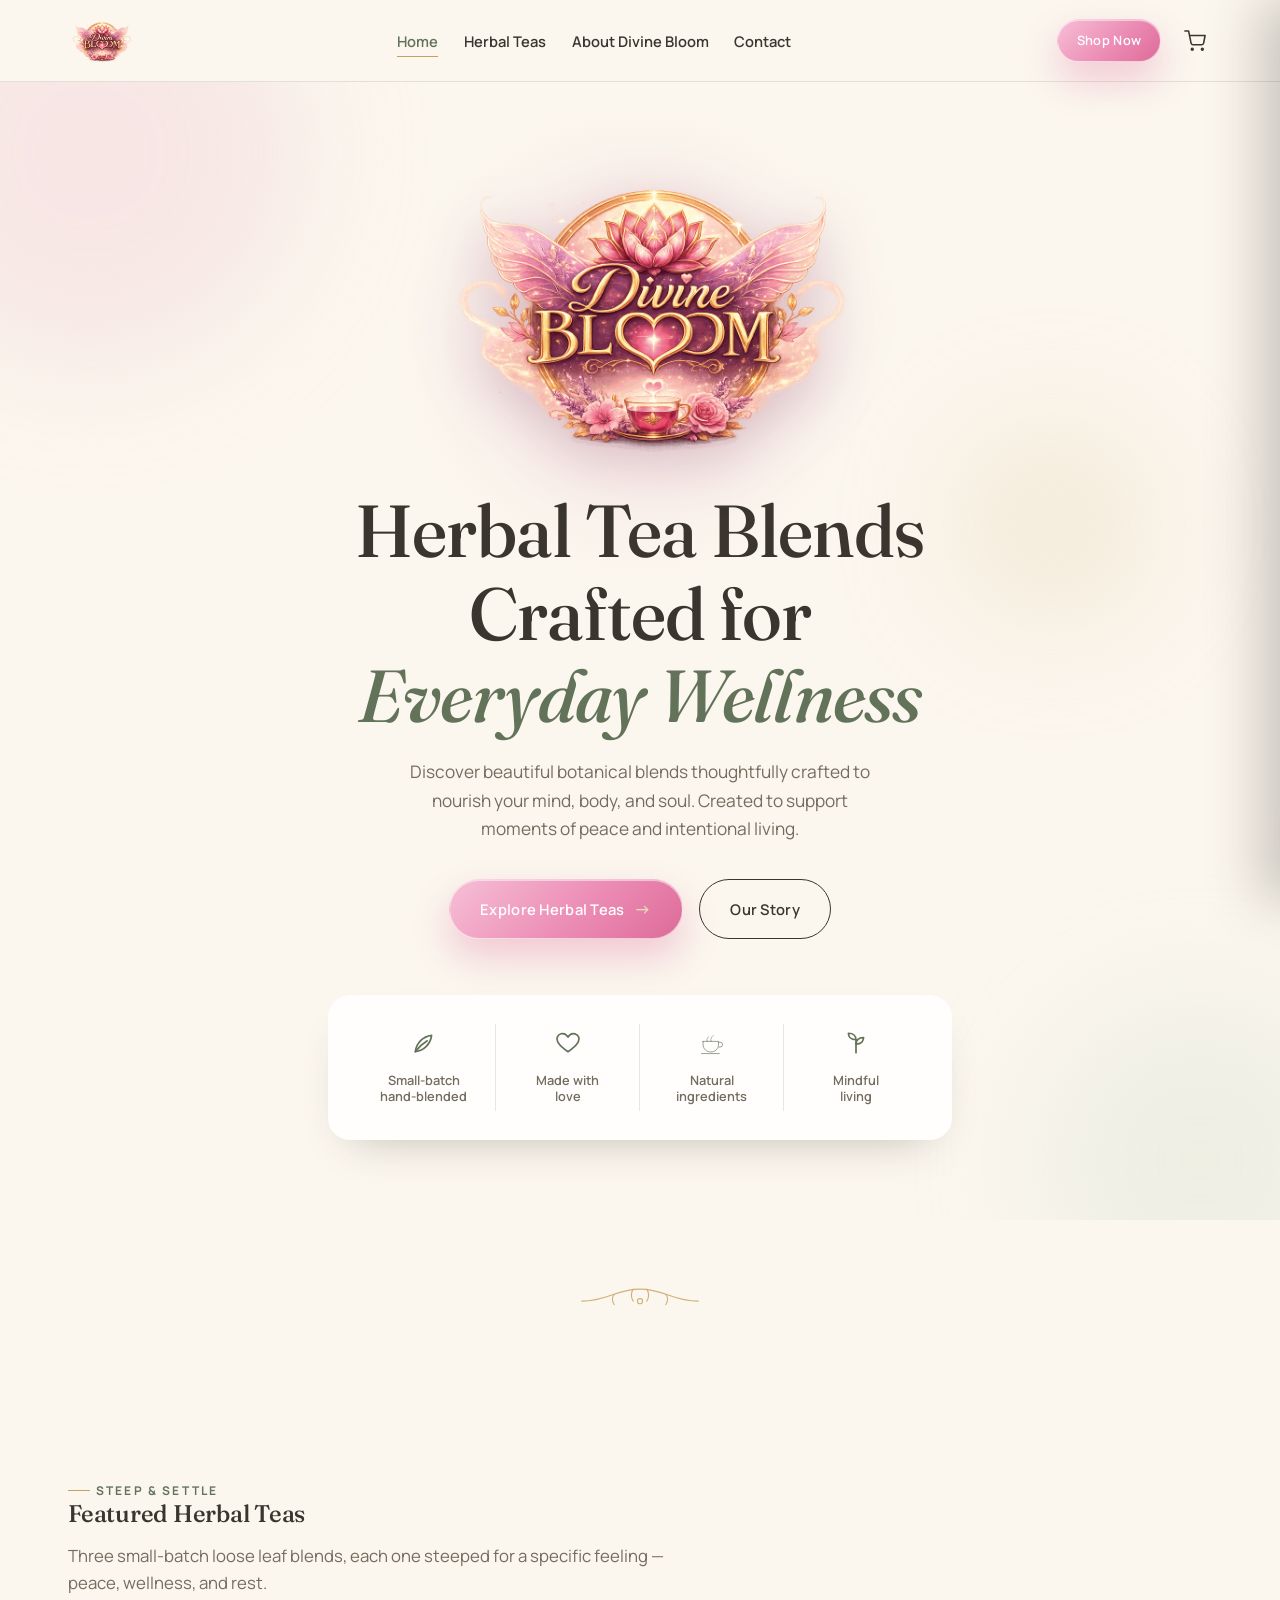
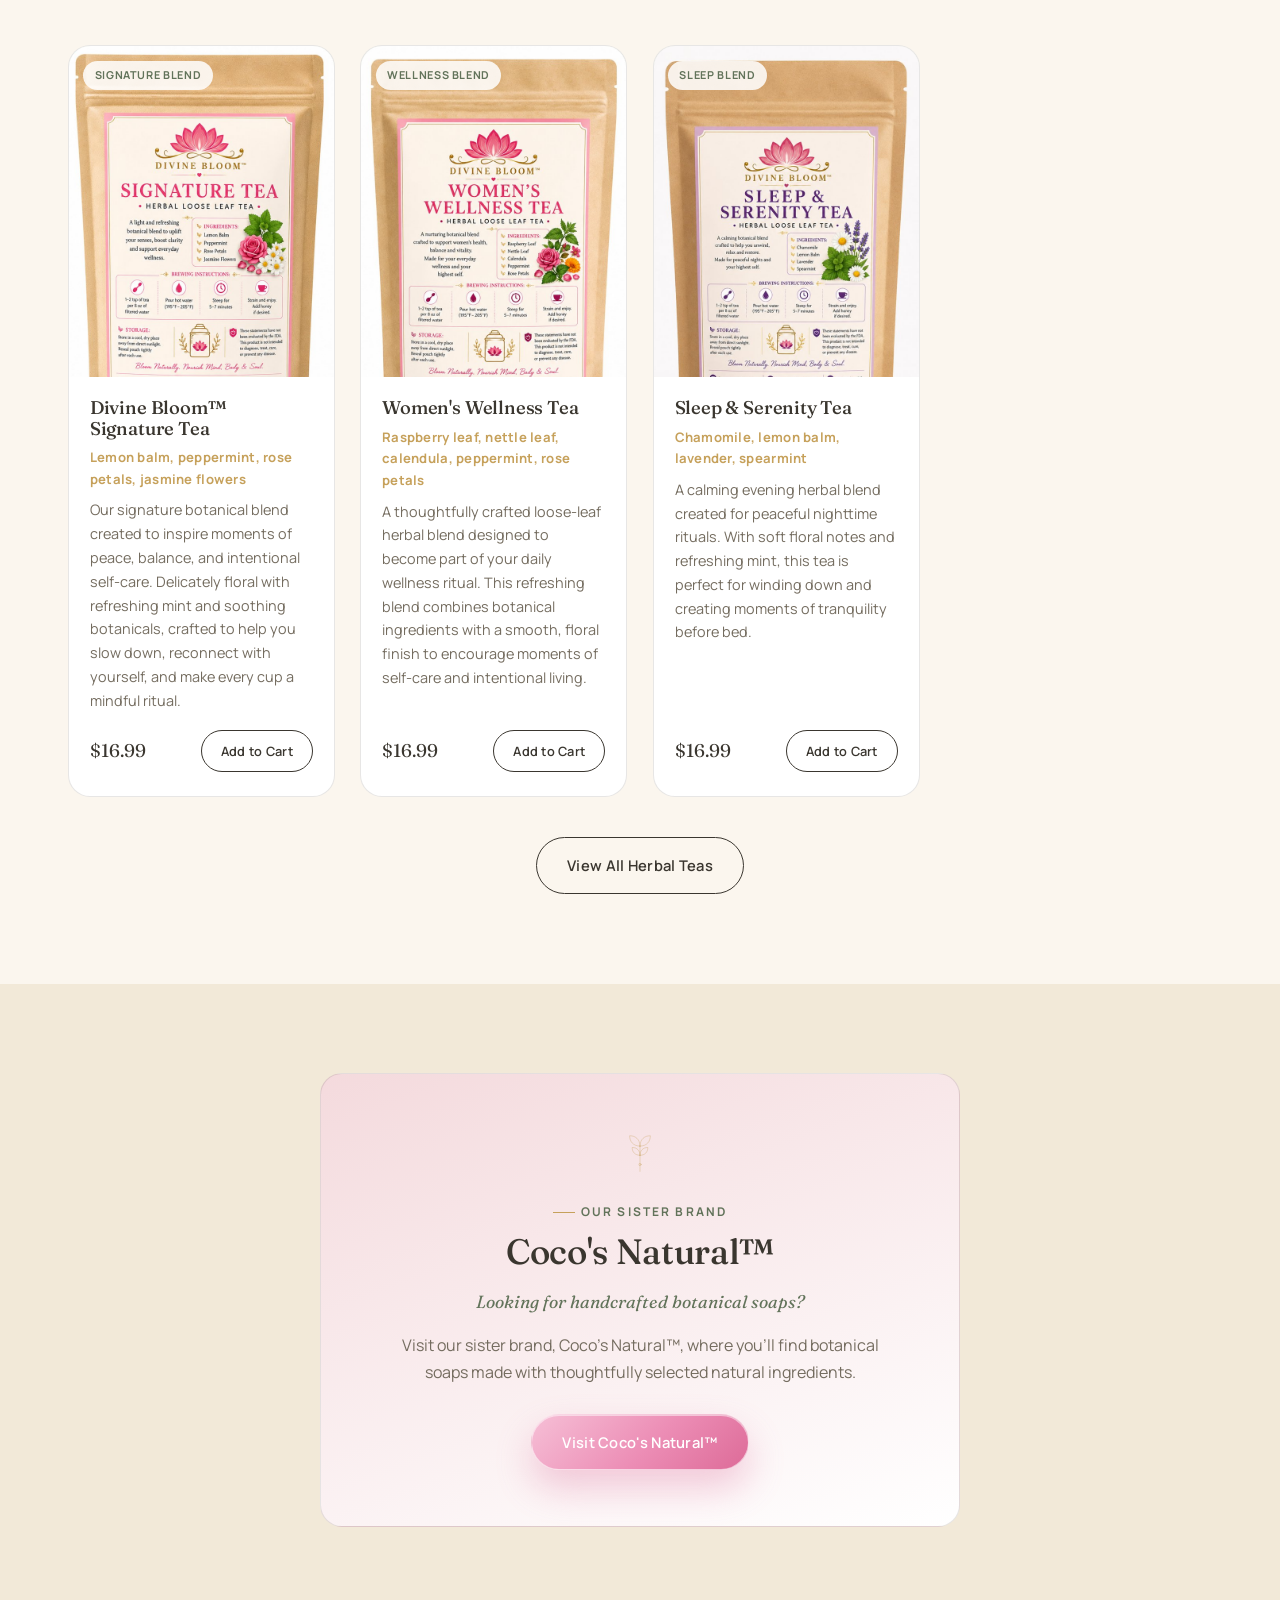
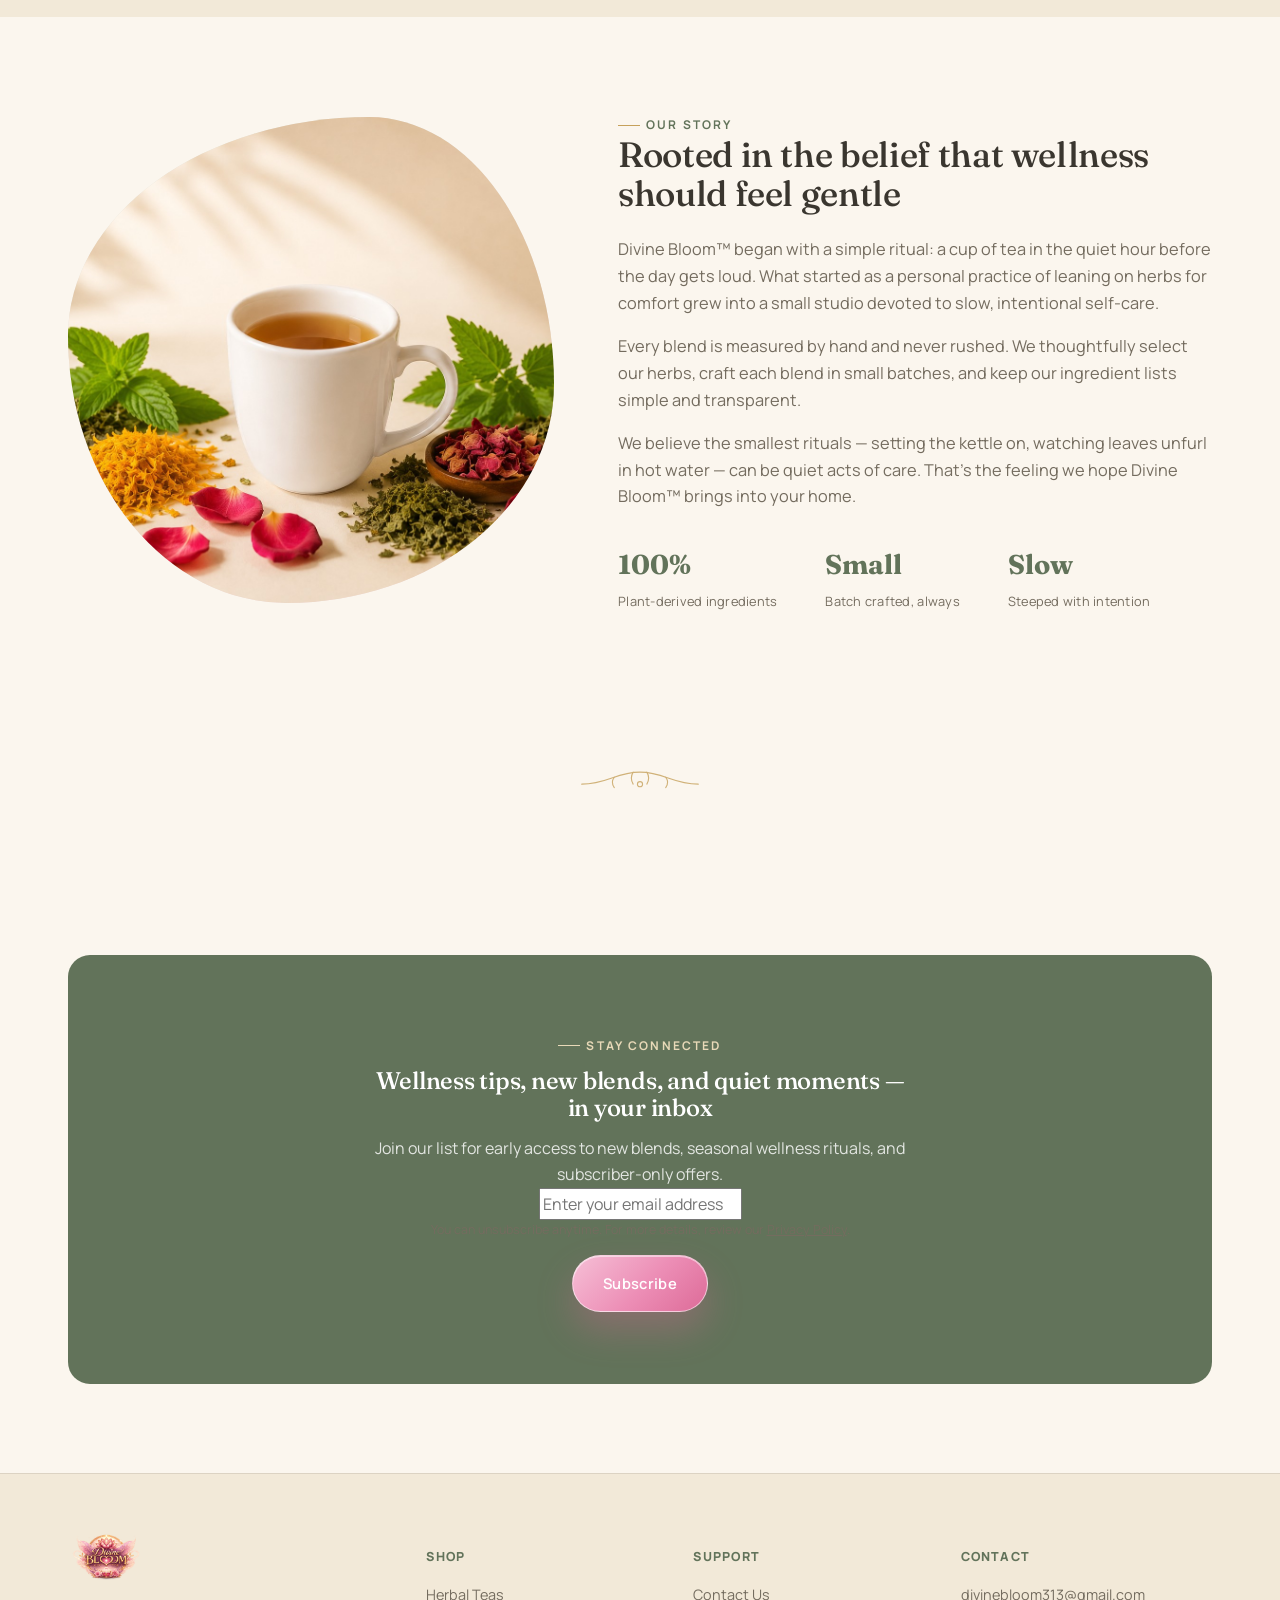
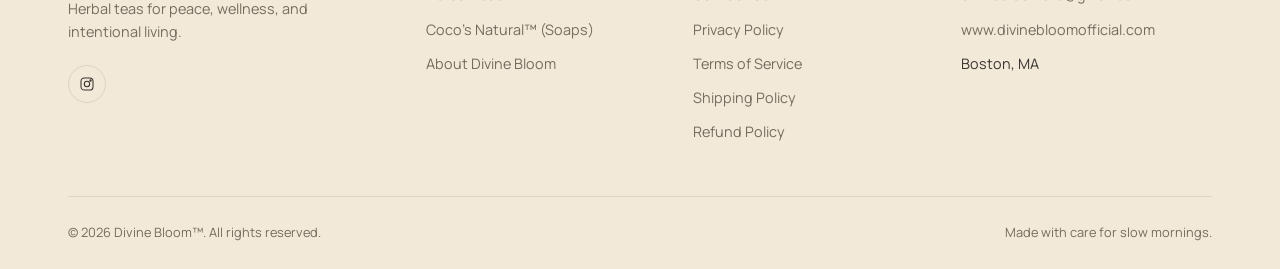
<file: index.html>
<!DOCTYPE html>
<html lang="en">
<head>
<meta charset="UTF-8">
<meta name="viewport" content="width=device-width, initial-scale=1.0">
<title>Divine Bloom™ | Herbal Teas for Intentional Living</title>
<meta name="description" content="Divine Bloom™ crafts premium herbal teas to support moments of peace, wellness, and intentional living. Shop small-batch loose leaf blends.">
<link rel="canonical" href="/index.html">
<meta property="og:title" content="Divine Bloom™ | Bloom Naturally. Nourish Mind, Body & Soul.">
<meta property="og:description" content="Premium herbal teas thoughtfully created to support moments of peace, wellness, and intentional living.">
<meta property="og:type" content="website">
<link rel="preconnect" href="https://fonts.googleapis.com">
<link rel="preconnect" href="https://fonts.gstatic.com" crossorigin>
<link href="https://fonts.googleapis.com/css2?family=Fraunces:ital,opsz,wght@0,9..144,400;0,9..144,500;0,9..144,600;1,9..144,500&family=Manrope:wght@400;500;600;700;800&display=swap" rel="stylesheet">
<link rel="stylesheet" href="style.css">
<!-- MailerLite Universal -->
<script>
    (function(w,d,e,u,f,l,n){w[f]=w[f]||function(){(w[f].q=w[f].q||[])
    .push(arguments);},l=d.createElement(e),l.async=1,l.src=u,
    n=d.getElementsByTagName(e)[0],n.parentNode.insertBefore(l,n);})
    (window,document,'script','https://assets.mailerlite.com/js/universal.js','ml');
    ml('account', '2581095');
</script>
<!-- End MailerLite Universal -->
</head>
<body>

<header class="site-header">
  <nav class="nav wrap">
    <a href="index.html" class="logo"><img src="divine-bloom-mark.png" alt="Divine Bloom™" class="logo-img"></a>
    <ul class="nav-links">
      <li><a href="index.html" aria-current="page">Home</a></li>
      <li><a href="teas.html">Herbal Teas</a></li>
      <li><a href="about.html">About Divine Bloom</a></li>
      <li><a href="contact.html">Contact</a></li>
    </ul>
    <div class="nav-cta">
      <a href="teas.html" class="btn btn-primary btn-small btn-small-hide">Shop Now</a>
      <button class="cart-toggle" type="button" aria-label="Open cart" data-cart-toggle>
        <svg viewBox="0 0 24 24" fill="none" stroke="currentColor" stroke-width="1.7" stroke-linecap="round" stroke-linejoin="round"><circle cx="9" cy="21" r="1"/><circle cx="20" cy="21" r="1"/><path d="M1 1h4l2.7 13.4a2 2 0 0 0 2 1.6h9.7a2 2 0 0 0 2-1.6L23 6H6"/></svg>
        <span class="cart-count" data-cart-count>0</span>
      </button>
      <button class="nav-toggle" aria-label="Toggle menu" aria-expanded="false">
        <span></span><span></span><span></span>
      </button>
    </div>
  </nav>
</header>

<main>

  <!-- ============ HERO ============ -->
  <section class="hero hero-centered">
    <div class="hero-blobs" aria-hidden="true"><span class="b1"></span><span class="b2"></span><span class="b3"></span></div>
    <div class="wrap">
      <div class="hero-halo" aria-hidden="true"></div>
      <img src="divine-bloom-mark.png" alt="Divine Bloom™" class="hero-logo-img">
      <h1>Herbal Tea Blends<br>Crafted for <em>Everyday Wellness</em></h1>
      <p class="sub">Discover beautiful botanical blends thoughtfully crafted to nourish your mind, body, and soul. Created to support moments of peace and intentional living.</p>
      <div class="hero-actions">
        <a href="teas.html" class="btn btn-primary">Explore Herbal Teas <span aria-hidden="true">&rarr;</span></a>
        <a href="about.html" class="btn btn-secondary">Our Story</a>
      </div>
      <div class="hero-features">
        <div class="hero-feature"><span data-icon="leaf"></span><span>Small-batch<br>hand-blended</span></div>
        <div class="hero-feature"><span data-icon="heart"></span><span>Made with<br>love</span></div>
        <div class="hero-feature"><span data-icon="leaf-teacup"></span><span>Natural<br>ingredients</span></div>
        <div class="hero-feature"><span data-icon="sprig-icon"></span><span>Mindful<br>living</span></div>
      </div>
    </div>
  </section>

  <div class="sprig-divider" aria-hidden="true"></div>

  <!-- ============ FEATURED TEAS ============ -->
  <section class="section" id="teas">
    <div class="wrap">
      <div class="section-head">
        <span class="eyebrow">Steep &amp; Settle</span>
        <h2>Featured Herbal Teas</h2>
        <p class="lede">Three small-batch loose leaf blends, each one steeped for a specific feeling — peace, wellness, and rest.</p>
      </div>
      <div class="product-grid" data-featured="teas">
        <!-- rendered by main.js -->
      </div>
      <div style="text-align:center; margin-top:2.5rem;">
        <a href="teas.html" class="btn btn-secondary">View All Herbal Teas</a>
      </div>
    </div>
  </section>

  <!-- ============ SISTER BRAND: COCO'S NATURAL ============ -->
  <section class="section bg-cream-deep" id="sister-brand">
    <div class="wrap">
      <div class="sister-brand reveal">
        <div class="sister-brand-icon" aria-hidden="true" data-icon="about-botanical"></div>
        <span class="eyebrow" style="justify-content:center;">Our Sister Brand</span>
        <h2>Coco's Natural™</h2>
        <p class="sister-brand-question">Looking for handcrafted botanical soaps?</p>
        <p>Visit our sister brand, Coco's Natural™, where you'll find botanical soaps made with thoughtfully selected natural ingredients.</p>
        <a href="https://cocosnatural.com" target="_blank" rel="noopener" class="btn btn-primary" data-coco-link>Visit Coco's Natural™</a>
      </div>
    </div>
  </section>

  <!-- ============ ABOUT ============ -->
  <section class="section about-section" id="about">
    <div class="wrap">
      <div class="about-visual" aria-hidden="true"><img src="about-tea-herbs.jpg" alt="" class="about-visual-img"></div>
      <div class="about-copy reveal">
        <span class="eyebrow">Our Story</span>
        <h2 class="step-h2" style="font-size:var(--step-h2);">Rooted in the belief that wellness should feel gentle</h2>
        <p>Divine Bloom™ began with a simple ritual: a cup of tea in the quiet hour before the day gets loud. What started as a personal practice of leaning on herbs for comfort grew into a small studio devoted to slow, intentional self-care.</p>
        <p>Every blend is measured by hand and never rushed. We thoughtfully select our herbs, craft each blend in small batches, and keep our ingredient lists simple and transparent.</p>
        <p>We believe the smallest rituals — setting the kettle on, watching leaves unfurl in hot water — can be quiet acts of care. That's the feeling we hope Divine Bloom™ brings into your home.</p>
        <div class="about-stats">
          <div><strong>100%</strong><span>Plant-derived ingredients</span></div>
          <div><strong>Small</strong><span>Batch crafted, always</span></div>
          <div><strong>Slow</strong><span>Steeped with intention</span></div>
        </div>
      </div>
    </div>
  </section>

  <div class="sprig-divider" aria-hidden="true"></div>

  <!-- ============ NEWSLETTER ============ -->
  <section class="section">
    <div class="wrap">
      <div class="newsletter reveal">
        <div class="wrap inner">
          <span class="eyebrow">Stay Connected</span>
          <h2>Wellness tips, new blends, and quiet moments — in your inbox</h2>
          <p>Join our list for early access to new blends, seasonal wellness rituals, and subscriber-only offers.</p>
          <div id="mlb2-44925403" class="ml-form-embedContainer ml-subscribe-form ml-subscribe-form-44925403">
            <div class="ml-form-align-center">
              <div class="ml-form-embedWrapper embedForm">
                <div class="ml-form-embedBody ml-form-embedBodyDefault row-form">
                  <form class="ml-block-form" action="https://assets.mailerlite.com/jsonp/2581095/forms/196073818054199283/subscribe" data-code="" method="post" target="_blank">
                    <div class="ml-form-formContent">
                      <div class="ml-form-fieldRow ml-last-item">
                        <div class="ml-field-group ml-field-email ml-validate-email ml-validate-required">
                          <input aria-label="email" aria-required="true" type="email" class="form-control" name="fields[email]" placeholder="Enter your email address" autocomplete="email">
                        </div>
                      </div>
                    </div>
                    <div class="ml-form-embedPermissions" style="">
                      <div class="ml-form-embedPermissionsContent default privacy-policy">
                        <p style="font-size:0.78rem; color:var(--ink-soft, #666); margin:0 0 0.9rem 0;">You can unsubscribe anytime. For more details, review our <a href="privacy.html" style="color:inherit; text-decoration:underline;">Privacy Policy</a>.</p>
                      </div>
                    </div>
                    <div class="ml-form-recaptcha ml-validate-required" style="float: left;">
                      <script src="https://www.google.com/recaptcha/api.js"></script>
                      <div class="g-recaptcha" data-sitekey="6Lf1KHQUAAAAAFNKEX1hdSWCS3mRMv4FlFaNslaD"></div>
                    </div>
                    <input type="hidden" name="ml-submit" value="1">
                    <div class="ml-form-embedSubmit">
                      <button type="submit" class="btn btn-primary primary">Subscribe</button>
                      <button disabled="disabled" style="display: none;" type="button" class="loading">
                        <div class="ml-form-embedSubmitLoad"></div>
                        <span class="sr-only">Loading...</span>
                      </button>
                    </div>
                    <input type="hidden" name="anticsrf" value="true">
                  </form>
                </div>
                <div class="ml-form-successBody row-success" style="display: none">
                  <div class="ml-form-successContent">
                    <h4>Thank you!</h4>
                    <p>You have successfully joined our subscriber list.</p>
                  </div>
                </div>
              </div>
            </div>
          </div>
          <script>
            function ml_webform_success_44925403() {
              var $ = ml_jQuery || jQuery;
              $('.ml-subscribe-form-44925403 .row-success').show();
              $('.ml-subscribe-form-44925403 .row-form').hide();
            }
          </script>
          <script src="https://groot.mailerlite.com/js/w/webforms.min.js?v83147fa8ce2d95cb73ece7f28b469519" type="text/javascript"></script>
          <script>
            fetch("https://assets.mailerlite.com/jsonp/2581095/forms/196073818054199283/takel")
          </script>
        </div>
      </div>
    </div>
  </section>

</main>

<footer class="site-footer">
  <div class="wrap">
    <div class="footer-grid">
      <div class="footer-brand">
        <a href="index.html" class="logo"><img src="divine-bloom-mark.png" alt="Divine Bloom™" class="logo-img"></a>
        <p>Herbal teas for peace, wellness, and intentional living.</p>
        <div class="footer-social">
          <a href="https://www.instagram.com/divine.bloom313" target="_blank" rel="noopener" aria-label="Divine Bloom on Instagram" data-icon="instagram"></a>
        </div>
      </div>
      <div class="footer-col">
        <h4>Shop</h4>
        <ul>
          <li><a href="teas.html">Herbal Teas</a></li>
          <li><a href="https://cocosnatural.com" target="_blank" rel="noopener" data-coco-link>Coco's Natural™ (Soaps)</a></li>
          <li><a href="about.html">About Divine Bloom</a></li>
        </ul>
      </div>
      <div class="footer-col">
        <h4>Support</h4>
        <ul>
          <li><a href="contact.html">Contact Us</a></li>
          <li><a href="privacy.html">Privacy Policy</a></li>
          <li><a href="terms.html">Terms of Service</a></li>
          <li><a href="shipping.html">Shipping Policy</a></li>
          <li><a href="refunds.html">Refund Policy</a></li>
        </ul>
      </div>
      <div class="footer-col">
        <h4>Contact</h4>
        <ul>
          <li><a href="mailto:divinebloom313@gmail.com">divinebloom313@gmail.com</a></li>
          <li><a href="https://www.divinebloomofficial.com" target="_blank" rel="noopener">www.divinebloomofficial.com</a></li>
          <li>Boston, MA</li>
        </ul>
      </div>
    </div>
    <div class="footer-bottom">
      <span>&copy; <span data-year></span> Divine Bloom™. All rights reserved.</span>
      <span>Made with care for slow mornings.</span>
    </div>
  </div>
</footer>

<div class="cart-overlay" data-cart-overlay></div>
<aside class="cart-drawer" data-cart-drawer aria-hidden="true">
  <div class="cart-drawer-head">
    <h3>Your Cart</h3>
    <button class="cart-close" type="button" data-cart-close aria-label="Close cart">&times;</button>
  </div>
  <div class="cart-items" data-cart-items></div>
  <div class="cart-footer" data-cart-footer>
    <div class="cart-subtotal"><span>Subtotal</span><span data-cart-subtotal>$0.00</span></div>
    <button class="btn btn-primary cart-checkout-btn" type="button" data-cart-checkout>Checkout</button>
    <p class="cart-note">Shipping &amp; taxes calculated at checkout.</p>
  </div>
</aside>

<script src="main.js"></script>
</body>
</html>
</file>
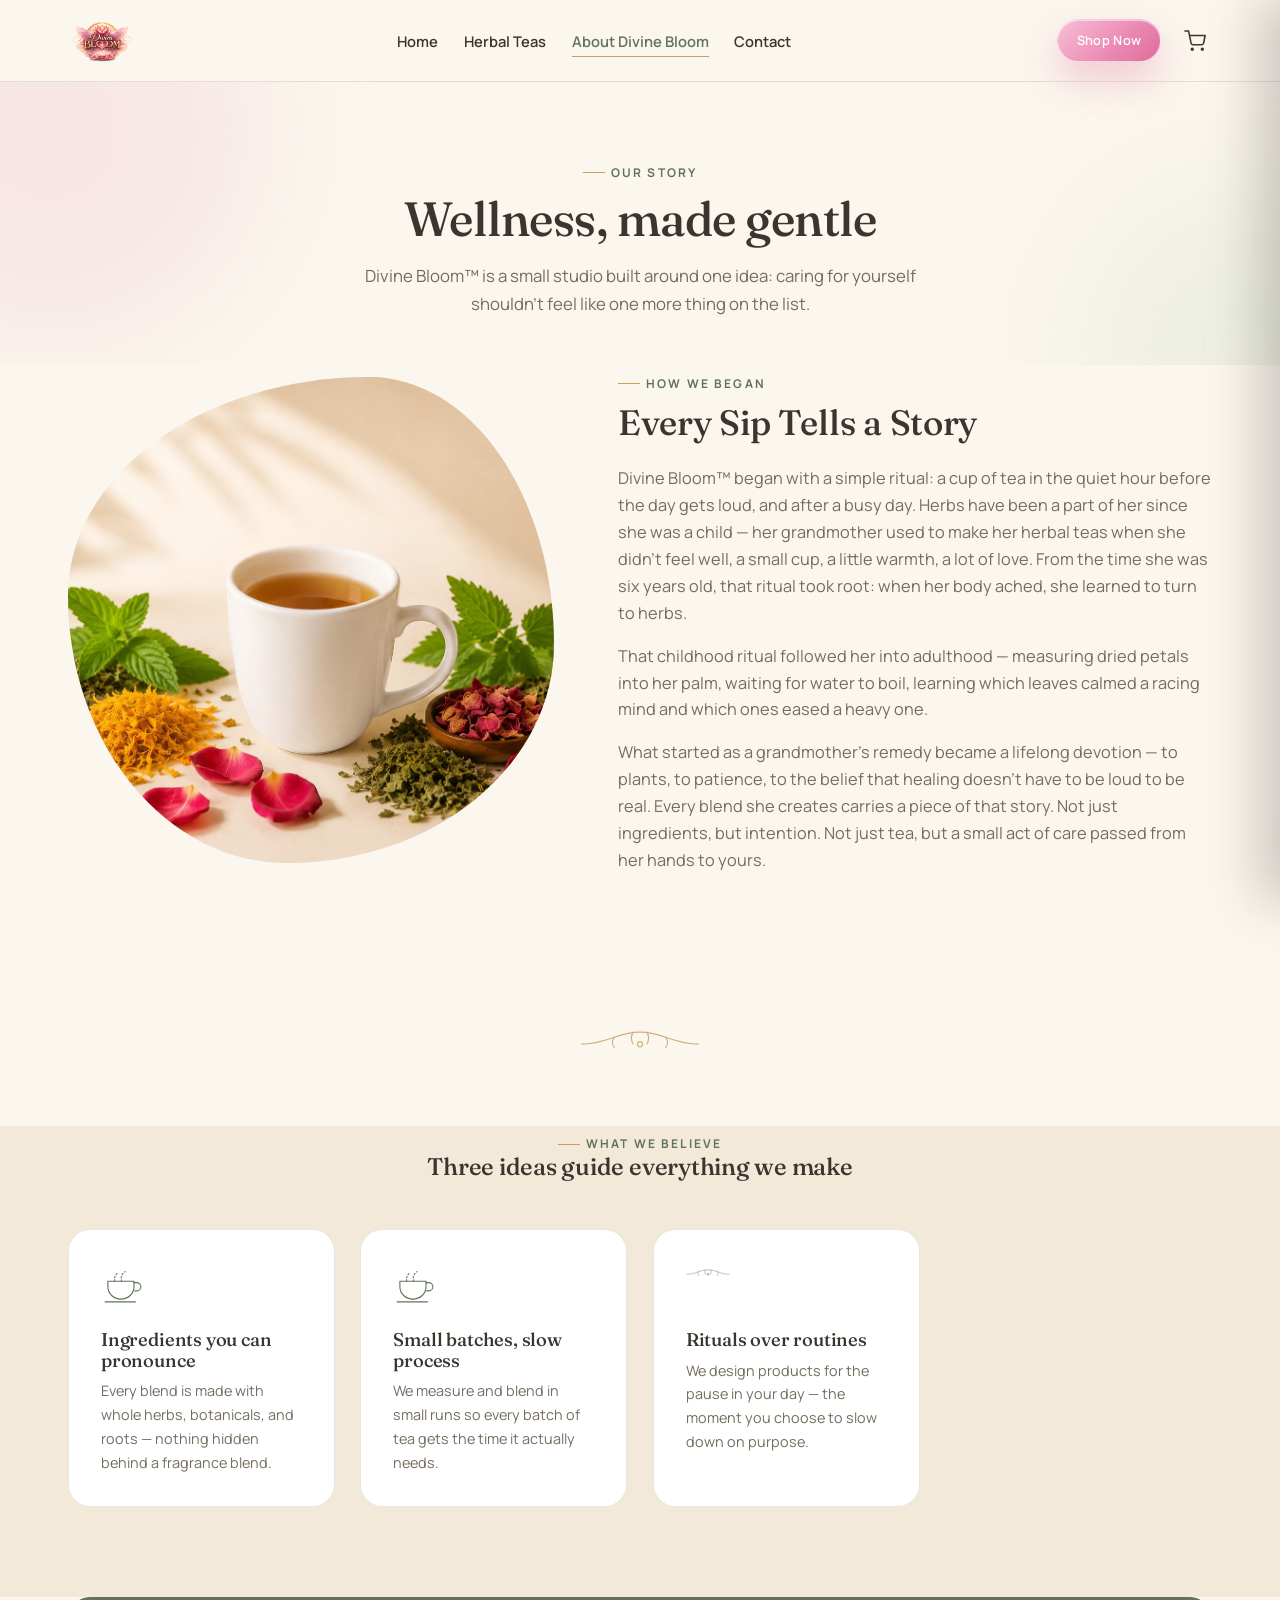
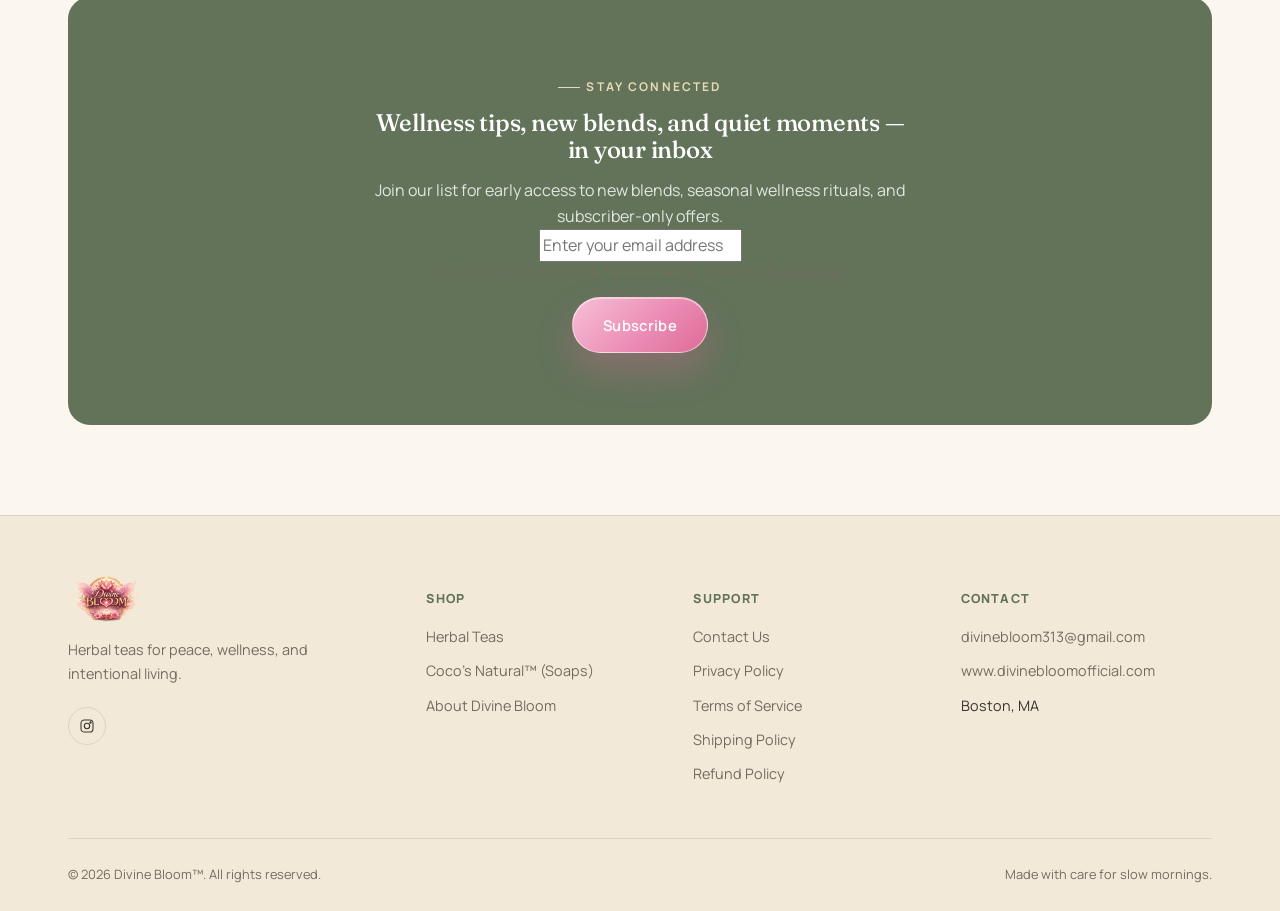
<file: about.html>
<!DOCTYPE html>
<html lang="en">
<head>
<meta charset="UTF-8">
<meta name="viewport" content="width=device-width, initial-scale=1.0">
<title>About Divine Bloom™ | Our Wellness Story</title>
<meta name="description" content="Learn the story behind Divine Bloom™ — a small studio devoted to herbal teas and slow, intentional self-care.">
<link rel="canonical" href="/about.html">
<link rel="preconnect" href="https://fonts.googleapis.com">
<link rel="preconnect" href="https://fonts.gstatic.com" crossorigin>
<link href="https://fonts.googleapis.com/css2?family=Fraunces:ital,opsz,wght@0,9..144,400;0,9..144,500;0,9..144,600;1,9..144,500&family=Manrope:wght@400;500;600;700;800&display=swap" rel="stylesheet">
<link rel="stylesheet" href="style.css">
<!-- MailerLite Universal -->
<script>
    (function(w,d,e,u,f,l,n){w[f]=w[f]||function(){(w[f].q=w[f].q||[])
    .push(arguments);},l=d.createElement(e),l.async=1,l.src=u,
    n=d.getElementsByTagName(e)[0],n.parentNode.insertBefore(l,n);})
    (window,document,'script','https://assets.mailerlite.com/js/universal.js','ml');
    ml('account', '2581095');
</script>
<!-- End MailerLite Universal -->
</head>
<body>

<header class="site-header">
  <nav class="nav wrap">
    <a href="index.html" class="logo"><img src="divine-bloom-mark.png" alt="Divine Bloom™" class="logo-img"></a>
    <ul class="nav-links">
      <li><a href="index.html">Home</a></li>
      <li><a href="teas.html">Herbal Teas</a></li>
      <li><a href="about.html" aria-current="page">About Divine Bloom</a></li>
      <li><a href="contact.html">Contact</a></li>
    </ul>
    <div class="nav-cta">
      <a href="teas.html" class="btn btn-primary btn-small btn-small-hide">Shop Now</a>
      <button class="cart-toggle" type="button" aria-label="Open cart" data-cart-toggle>
        <svg viewBox="0 0 24 24" fill="none" stroke="currentColor" stroke-width="1.7" stroke-linecap="round" stroke-linejoin="round"><circle cx="9" cy="21" r="1"/><circle cx="20" cy="21" r="1"/><path d="M1 1h4l2.7 13.4a2 2 0 0 0 2 1.6h9.7a2 2 0 0 0 2-1.6L23 6H6"/></svg>
        <span class="cart-count" data-cart-count>0</span>
      </button>
      <button class="nav-toggle" aria-label="Toggle menu" aria-expanded="false">
        <span></span><span></span><span></span>
      </button>
    </div>
  </nav>
</header>

<main>
  <section class="page-hero">
    <div class="hero-blobs" aria-hidden="true"><span class="b1" style="top:-160px; left:-160px;"></span><span class="b2" style="bottom:-140px; right:-120px;"></span></div>
    <div class="wrap">
      <span class="eyebrow" style="justify-content:center;">Our Story</span>
      <h1 style="font-size:var(--step-h1); margin-top:0.6rem;">Wellness, made gentle</h1>
      <p>Divine Bloom™ is a small studio built around one idea: caring for yourself shouldn't feel like one more thing on the list.</p>
    </div>
  </section>

  <section class="section about-section" style="padding-top:0;">
    <div class="wrap">
      <div class="about-visual" aria-hidden="true"><img src="about-tea-herbs.jpg" alt="" class="about-visual-img"></div>
      <div class="about-copy reveal">
        <span class="eyebrow">How We Began</span>
        <h2 style="font-size:var(--step-h2); margin-top:0.6rem;">Every Sip Tells a Story</h2>
        <p>Divine Bloom™ began with a simple ritual: a cup of tea in the quiet hour before the day gets loud, and after a busy day. Herbs have been a part of her since she was a child — her grandmother used to make her herbal teas when she didn't feel well, a small cup, a little warmth, a lot of love. From the time she was six years old, that ritual took root: when her body ached, she learned to turn to herbs.</p>
        <p>That childhood ritual followed her into adulthood — measuring dried petals into her palm, waiting for water to boil, learning which leaves calmed a racing mind and which ones eased a heavy one.</p>
        <p>What started as a grandmother's remedy became a lifelong devotion — to plants, to patience, to the belief that healing doesn't have to be loud to be real. Every blend she creates carries a piece of that story. Not just ingredients, but intention. Not just tea, but a small act of care passed from her hands to yours.</p>
      </div>
    </div>
  </section>

  <div class="sprig-divider" aria-hidden="true"></div>

  <section class="section bg-cream-deep" style="padding-top:0;">
    <div class="wrap">
      <div class="section-head center">
        <span class="eyebrow" style="justify-content:center;">What We Believe</span>
        <h2>Three ideas guide everything we make</h2>
      </div>
      <div class="product-grid">
        <div class="product-card reveal" style="border:1px solid var(--line);">
          <div class="product-body" style="padding:2rem;">
            <div style="width:44px;height:44px;color:var(--sage-deep);" data-icon="leaf-teacup"></div>
            <h3 style="margin-top:1rem;">Ingredients you can pronounce</h3>
            <p class="desc">Every blend is made with whole herbs, botanicals, and roots — nothing hidden behind a fragrance blend.</p>
          </div>
        </div>
        <div class="product-card reveal" style="border:1px solid var(--line);">
          <div class="product-body" style="padding:2rem;">
            <div style="width:44px;height:44px;color:var(--sage-deep);" data-icon="leaf-teacup"></div>
            <h3 style="margin-top:1rem;">Small batches, slow process</h3>
            <p class="desc">We measure and blend in small runs so every batch of tea gets the time it actually needs.</p>
          </div>
        </div>
        <div class="product-card reveal" style="border:1px solid var(--line);">
          <div class="product-body" style="padding:2rem;">
            <div style="width:44px;height:44px;color:var(--sage-deep);" data-icon="sprig"></div>
            <h3 style="margin-top:1rem;">Rituals over routines</h3>
            <p class="desc">We design products for the pause in your day — the moment you choose to slow down on purpose.</p>
          </div>
        </div>
      </div>
    </div>
  </section>

  <section class="section" style="padding-top:0;">
    <div class="wrap">
      <div class="newsletter reveal">
        <div class="wrap inner">
          <span class="eyebrow">Stay Connected</span>
          <h2>Wellness tips, new blends, and quiet moments — in your inbox</h2>
          <p>Join our list for early access to new blends, seasonal wellness rituals, and subscriber-only offers.</p>
          <div id="mlb2-44925403" class="ml-form-embedContainer ml-subscribe-form ml-subscribe-form-44925403">
            <div class="ml-form-align-center">
              <div class="ml-form-embedWrapper embedForm">
                <div class="ml-form-embedBody ml-form-embedBodyDefault row-form">
                  <form class="ml-block-form" action="https://assets.mailerlite.com/jsonp/2581095/forms/196073818054199283/subscribe" data-code="" method="post" target="_blank">
                    <div class="ml-form-formContent">
                      <div class="ml-form-fieldRow ml-last-item">
                        <div class="ml-field-group ml-field-email ml-validate-email ml-validate-required">
                          <input aria-label="email" aria-required="true" type="email" class="form-control" name="fields[email]" placeholder="Enter your email address" autocomplete="email">
                        </div>
                      </div>
                    </div>
                    <div class="ml-form-embedPermissions" style="">
                      <div class="ml-form-embedPermissionsContent default privacy-policy">
                        <p style="font-size:0.78rem; color:var(--ink-soft, #666); margin:0 0 0.9rem 0;">You can unsubscribe anytime. For more details, review our <a href="privacy.html" style="color:inherit; text-decoration:underline;">Privacy Policy</a>.</p>
                      </div>
                    </div>
                    <div class="ml-form-recaptcha ml-validate-required" style="float: left;">
                      <script src="https://www.google.com/recaptcha/api.js"></script>
                      <div class="g-recaptcha" data-sitekey="6Lf1KHQUAAAAAFNKEX1hdSWCS3mRMv4FlFaNslaD"></div>
                    </div>
                    <input type="hidden" name="ml-submit" value="1">
                    <div class="ml-form-embedSubmit">
                      <button type="submit" class="btn btn-primary primary">Subscribe</button>
                      <button disabled="disabled" style="display: none;" type="button" class="loading">
                        <div class="ml-form-embedSubmitLoad"></div>
                        <span class="sr-only">Loading...</span>
                      </button>
                    </div>
                    <input type="hidden" name="anticsrf" value="true">
                  </form>
                </div>
                <div class="ml-form-successBody row-success" style="display: none">
                  <div class="ml-form-successContent">
                    <h4>Thank you!</h4>
                    <p>You have successfully joined our subscriber list.</p>
                  </div>
                </div>
              </div>
            </div>
          </div>
          <script>
            function ml_webform_success_44925403() {
              var $ = ml_jQuery || jQuery;
              $('.ml-subscribe-form-44925403 .row-success').show();
              $('.ml-subscribe-form-44925403 .row-form').hide();
            }
          </script>
          <script src="https://groot.mailerlite.com/js/w/webforms.min.js?v83147fa8ce2d95cb73ece7f28b469519" type="text/javascript"></script>
          <script>
            fetch("https://assets.mailerlite.com/jsonp/2581095/forms/196073818054199283/takel")
          </script>
        </div>
      </div>
    </div>
  </section>
</main>

<footer class="site-footer">
  <div class="wrap">
    <div class="footer-grid">
      <div class="footer-brand">
        <a href="index.html" class="logo"><img src="divine-bloom-mark.png" alt="Divine Bloom™" class="logo-img"></a>
        <p>Herbal teas for peace, wellness, and intentional living.</p>
        <div class="footer-social">
          <a href="https://www.instagram.com/divine.bloom313" target="_blank" rel="noopener" aria-label="Divine Bloom on Instagram" data-icon="instagram"></a>
        </div>
      </div>
      <div class="footer-col">
        <h4>Shop</h4>
        <ul>
          <li><a href="teas.html">Herbal Teas</a></li>
          <li><a href="https://cocosnatural.com" target="_blank" rel="noopener" data-coco-link>Coco's Natural™ (Soaps)</a></li>
          <li><a href="about.html">About Divine Bloom</a></li>
        </ul>
      </div>
      <div class="footer-col">
        <h4>Support</h4>
        <ul>
          <li><a href="contact.html">Contact Us</a></li>
          <li><a href="privacy.html">Privacy Policy</a></li>
          <li><a href="terms.html">Terms of Service</a></li>
          <li><a href="shipping.html">Shipping Policy</a></li>
          <li><a href="refunds.html">Refund Policy</a></li>
        </ul>
      </div>
      <div class="footer-col">
        <h4>Contact</h4>
        <ul>
          <li><a href="mailto:divinebloom313@gmail.com">divinebloom313@gmail.com</a></li>
          <li><a href="https://www.divinebloomofficial.com" target="_blank" rel="noopener">www.divinebloomofficial.com</a></li>
          <li>Boston, MA</li>
        </ul>
      </div>
    </div>
    <div class="footer-bottom">
      <span>&copy; <span data-year></span> Divine Bloom™. All rights reserved.</span>
      <span>Made with care for slow mornings.</span>
    </div>
  </div>
</footer>

<div class="cart-overlay" data-cart-overlay></div>
<aside class="cart-drawer" data-cart-drawer aria-hidden="true">
  <div class="cart-drawer-head">
    <h3>Your Cart</h3>
    <button class="cart-close" type="button" data-cart-close aria-label="Close cart">&times;</button>
  </div>
  <div class="cart-items" data-cart-items></div>
  <div class="cart-footer" data-cart-footer>
    <div class="cart-subtotal"><span>Subtotal</span><span data-cart-subtotal>$0.00</span></div>
    <button class="btn btn-primary cart-checkout-btn" type="button" data-cart-checkout>Checkout</button>
    <p class="cart-note">Shipping &amp; taxes calculated at checkout.</p>
  </div>
</aside>

<script src="main.js"></script>
</body>
</html>
</file>
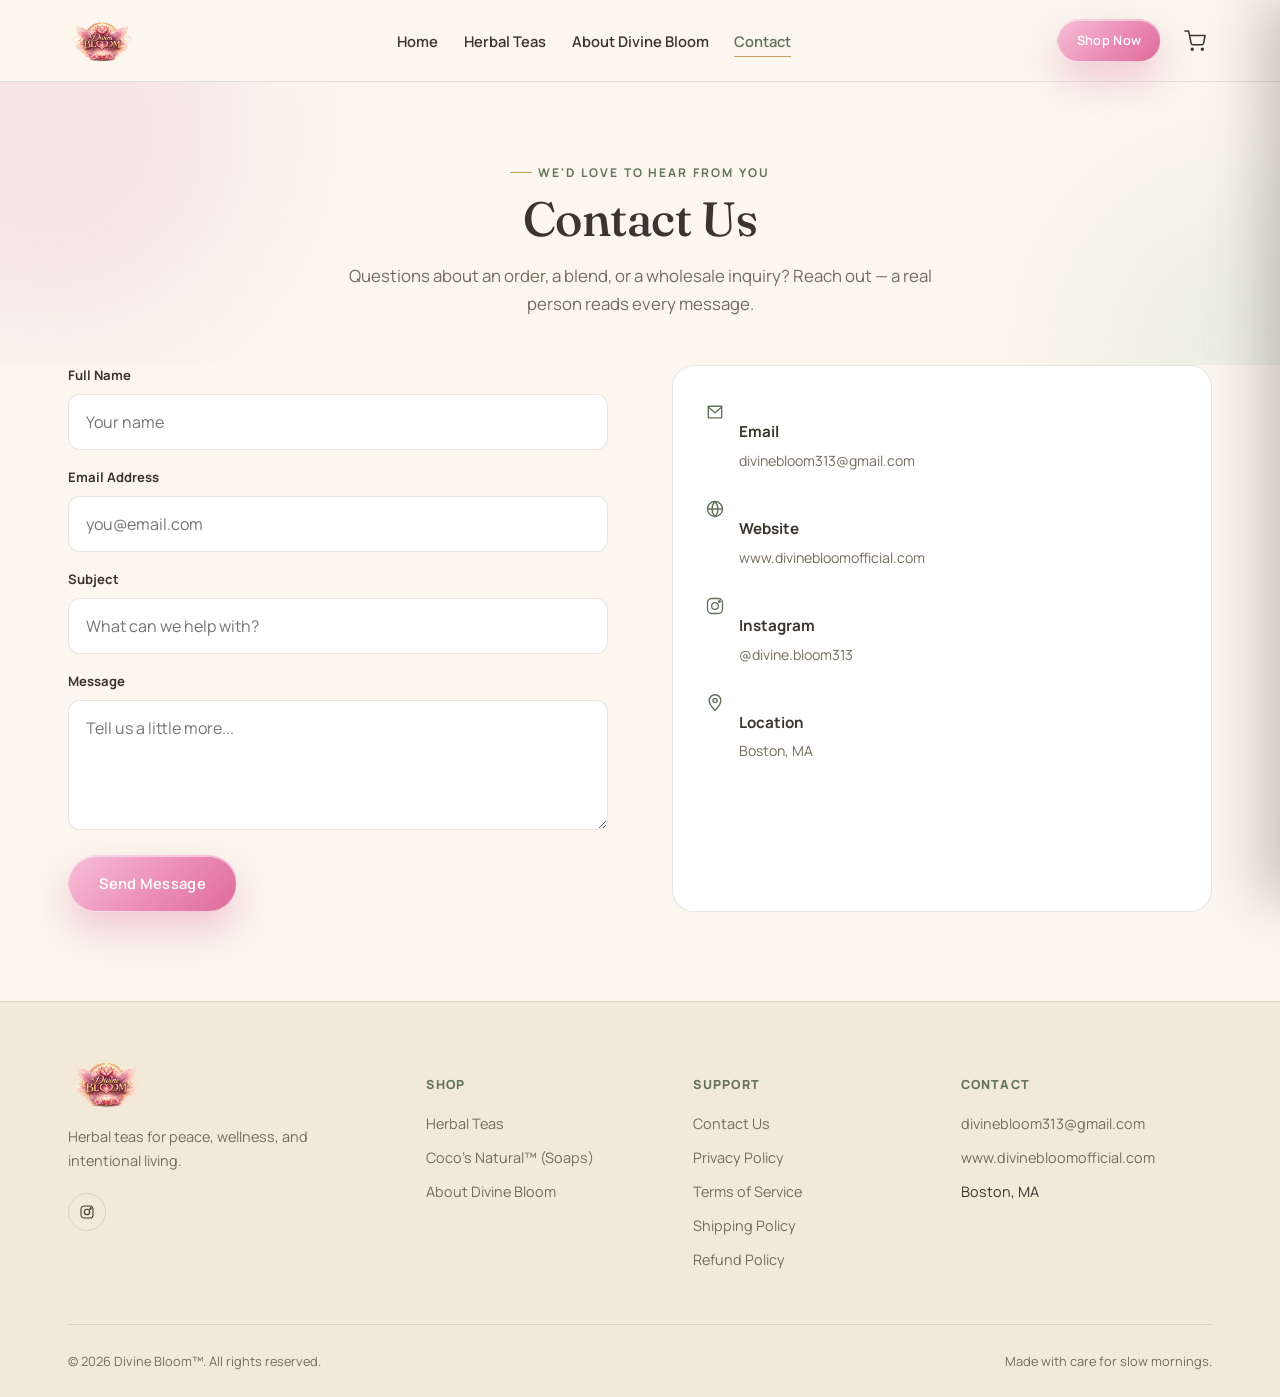
<file: contact.html>
<!DOCTYPE html>
<html lang="en">
<head>
<meta charset="UTF-8">
<meta name="viewport" content="width=device-width, initial-scale=1.0">
<title>Contact | Divine Bloom™</title>
<meta name="description" content="Get in touch with Divine Bloom™ for questions about herbal teas, wholesale, or your order.">
<link rel="canonical" href="/contact.html">
<link rel="preconnect" href="https://fonts.googleapis.com">
<link rel="preconnect" href="https://fonts.gstatic.com" crossorigin>
<link href="https://fonts.googleapis.com/css2?family=Fraunces:ital,opsz,wght@0,9..144,400;0,9..144,500;0,9..144,600;1,9..144,500&family=Manrope:wght@400;500;600;700;800&display=swap" rel="stylesheet">
<link rel="stylesheet" href="style.css">
<style>.form-success{display:none;margin-top:0.9rem;font-size:0.9rem;font-weight:700;color:var(--sage-deep);}.form-success.show{display:block;}.form-error{display:none;margin-top:0.9rem;font-size:0.9rem;font-weight:700;color:#b3261e;}.form-error.show{display:block;}</style>
</head>
<body>

<header class="site-header">
  <nav class="nav wrap">
    <a href="index.html" class="logo"><img src="divine-bloom-mark.png" alt="Divine Bloom™" class="logo-img"></a>
    <ul class="nav-links">
      <li><a href="index.html">Home</a></li>
      <li><a href="teas.html">Herbal Teas</a></li>
      <li><a href="about.html">About Divine Bloom</a></li>
      <li><a href="contact.html" aria-current="page">Contact</a></li>
    </ul>
    <div class="nav-cta">
      <a href="teas.html" class="btn btn-primary btn-small btn-small-hide">Shop Now</a>
      <button class="cart-toggle" type="button" aria-label="Open cart" data-cart-toggle>
        <svg viewBox="0 0 24 24" fill="none" stroke="currentColor" stroke-width="1.7" stroke-linecap="round" stroke-linejoin="round"><circle cx="9" cy="21" r="1"/><circle cx="20" cy="21" r="1"/><path d="M1 1h4l2.7 13.4a2 2 0 0 0 2 1.6h9.7a2 2 0 0 0 2-1.6L23 6H6"/></svg>
        <span class="cart-count" data-cart-count>0</span>
      </button>
      <button class="nav-toggle" aria-label="Toggle menu" aria-expanded="false">
        <span></span><span></span><span></span>
      </button>
    </div>
  </nav>
</header>

<main>
  <section class="page-hero">
    <div class="hero-blobs" aria-hidden="true"><span class="b1" style="top:-160px; left:-160px;"></span><span class="b2" style="bottom:-140px; right:-120px;"></span></div>
    <div class="wrap">
      <span class="eyebrow" style="justify-content:center;">We'd Love to Hear From You</span>
      <h1 style="font-size:var(--step-h1); margin-top:0.6rem;">Contact Us</h1>
      <p>Questions about an order, a blend, or a wholesale inquiry? Reach out — a real person reads every message.</p>
    </div>
  </section>

  <section class="section" style="padding-top:0;">
    <div class="wrap contact-grid">
      <form class="contact-form reveal" data-contact-form action="https://formspree.io/f/mrpzydbz" method="POST">
        <div class="field">
          <label for="name">Full Name</label>
          <input id="name" name="name" type="text" required placeholder="Your name">
        </div>
        <div class="field">
          <label for="email">Email Address</label>
          <input id="email" name="email" type="email" required placeholder="you@email.com">
        </div>
        <div class="field">
          <label for="subject">Subject</label>
          <input id="subject" name="subject" type="text" required placeholder="What can we help with?">
        </div>
        <div class="field">
          <label for="message">Message</label>
          <textarea id="message" name="message" required placeholder="Tell us a little more..."></textarea>
        </div>
        <button type="submit" class="btn btn-primary" style="align-self:flex-start;">Send Message</button>
        <p class="form-success" role="status">Thank you — your message has been received. We'll be in touch soon.</p>
        <p class="form-error" role="alert">Something went wrong sending your message. Please try again, or email us directly at divinebloom313@gmail.com.</p>
      </form>

      <div class="contact-info-card reveal">
        <div class="info-row">
          <div data-icon="mail" style="width:20px;height:20px;color:var(--sage-deep);"></div>
          <div>
            <h4>Email</h4>
            <a href="mailto:divinebloom313@gmail.com">divinebloom313@gmail.com</a>
          </div>
        </div>
        <div class="info-row">
          <div data-icon="globe" style="width:20px;height:20px;color:var(--sage-deep);"></div>
          <div>
            <h4>Website</h4>
            <a href="https://www.divinebloomofficial.com" target="_blank" rel="noopener">www.divinebloomofficial.com</a>
          </div>
        </div>
        <div class="info-row">
          <div data-icon="instagram" style="width:20px;height:20px;color:var(--sage-deep);"></div>
          <div>
            <h4>Instagram</h4>
            <a href="https://www.instagram.com/divine.bloom313" target="_blank" rel="noopener">@divine.bloom313</a>
          </div>
        </div>
        <div class="info-row">
          <div data-icon="pin" style="width:20px;height:20px;color:var(--sage-deep);"></div>
          <div>
            <h4>Location</h4>
            <p>Boston, MA</p>
          </div>
        </div>
      </div>
    </div>
  </section>
</main>

<footer class="site-footer">
  <div class="wrap">
    <div class="footer-grid">
      <div class="footer-brand">
        <a href="index.html" class="logo"><img src="divine-bloom-mark.png" alt="Divine Bloom™" class="logo-img"></a>
        <p>Herbal teas for peace, wellness, and intentional living.</p>
        <div class="footer-social">
          <a href="https://www.instagram.com/divine.bloom313" target="_blank" rel="noopener" aria-label="Divine Bloom on Instagram" data-icon="instagram"></a>
        </div>
      </div>
      <div class="footer-col">
        <h4>Shop</h4>
        <ul>
          <li><a href="teas.html">Herbal Teas</a></li>
          <li><a href="https://cocosnatural.com" target="_blank" rel="noopener" data-coco-link>Coco's Natural™ (Soaps)</a></li>
          <li><a href="about.html">About Divine Bloom</a></li>
        </ul>
      </div>
      <div class="footer-col">
        <h4>Support</h4>
        <ul>
          <li><a href="contact.html">Contact Us</a></li>
          <li><a href="privacy.html">Privacy Policy</a></li>
          <li><a href="terms.html">Terms of Service</a></li>
          <li><a href="shipping.html">Shipping Policy</a></li>
          <li><a href="refunds.html">Refund Policy</a></li>
        </ul>
      </div>
      <div class="footer-col">
        <h4>Contact</h4>
        <ul>
          <li><a href="mailto:divinebloom313@gmail.com">divinebloom313@gmail.com</a></li>
          <li><a href="https://www.divinebloomofficial.com" target="_blank" rel="noopener">www.divinebloomofficial.com</a></li>
          <li>Boston, MA</li>
        </ul>
      </div>
    </div>
    <div class="footer-bottom">
      <span>&copy; <span data-year></span> Divine Bloom™. All rights reserved.</span>
      <span>Made with care for slow mornings.</span>
    </div>
  </div>
</footer>

<div class="cart-overlay" data-cart-overlay></div>
<aside class="cart-drawer" data-cart-drawer aria-hidden="true">
  <div class="cart-drawer-head">
    <h3>Your Cart</h3>
    <button class="cart-close" type="button" data-cart-close aria-label="Close cart">&times;</button>
  </div>
  <div class="cart-items" data-cart-items></div>
  <div class="cart-footer" data-cart-footer>
    <div class="cart-subtotal"><span>Subtotal</span><span data-cart-subtotal>$0.00</span></div>
    <button class="btn btn-primary cart-checkout-btn" type="button" data-cart-checkout>Checkout</button>
    <p class="cart-note">Shipping &amp; taxes calculated at checkout.</p>
  </div>
</aside>

<script src="main.js"></script>
</body>
</html>
</file>
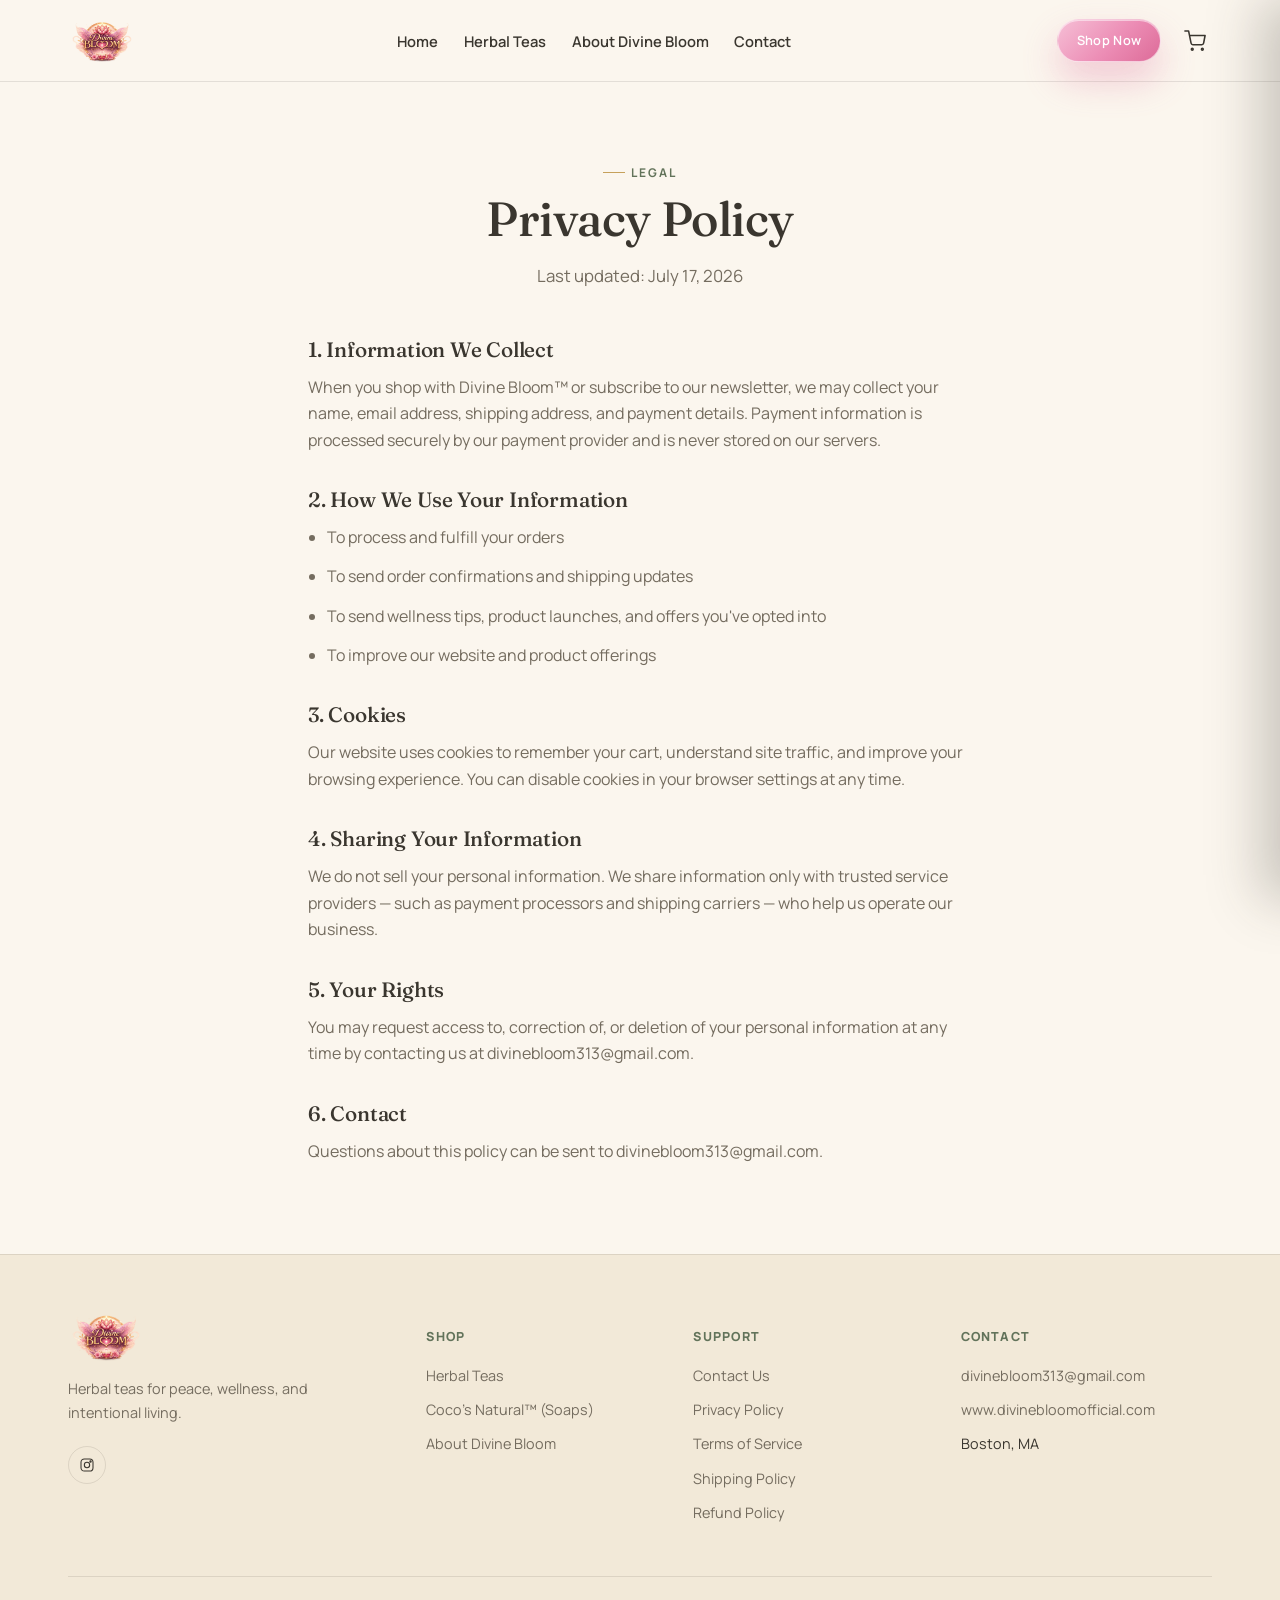
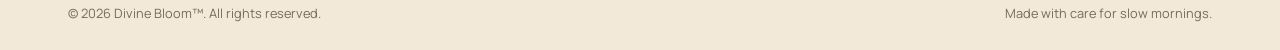
<file: privacy.html>
<!DOCTYPE html>
<html lang="en">
<head>
<meta charset="UTF-8">
<meta name="viewport" content="width=device-width, initial-scale=1.0">
<title>Privacy Policy | Divine Bloom™</title>
<meta name="description" content="Divine Bloom™ privacy policy — how we collect, use, and protect your information.">
<link rel="canonical" href="/privacy.html">
<link rel="preconnect" href="https://fonts.googleapis.com">
<link rel="preconnect" href="https://fonts.gstatic.com" crossorigin>
<link href="https://fonts.googleapis.com/css2?family=Fraunces:ital,opsz,wght@0,9..144,400;0,9..144,500;0,9..144,600;1,9..144,500&family=Manrope:wght@400;500;600;700;800&display=swap" rel="stylesheet">
<link rel="stylesheet" href="style.css">
</head>
<body>

<header class="site-header">
  <nav class="nav wrap">
    <a href="index.html" class="logo"><img src="divine-bloom-mark.png" alt="Divine Bloom™" class="logo-img"></a>
    <ul class="nav-links">
      <li><a href="index.html">Home</a></li>
      <li><a href="teas.html">Herbal Teas</a></li>
      <li><a href="about.html">About Divine Bloom</a></li>
      <li><a href="contact.html">Contact</a></li>
    </ul>
    <div class="nav-cta">
      <a href="teas.html" class="btn btn-primary btn-small btn-small-hide">Shop Now</a>
      <button class="cart-toggle" type="button" aria-label="Open cart" data-cart-toggle>
        <svg viewBox="0 0 24 24" fill="none" stroke="currentColor" stroke-width="1.7" stroke-linecap="round" stroke-linejoin="round"><circle cx="9" cy="21" r="1"/><circle cx="20" cy="21" r="1"/><path d="M1 1h4l2.7 13.4a2 2 0 0 0 2 1.6h9.7a2 2 0 0 0 2-1.6L23 6H6"/></svg>
        <span class="cart-count" data-cart-count>0</span>
      </button>
      <button class="nav-toggle" aria-label="Toggle menu" aria-expanded="false">
        <span></span><span></span><span></span>
      </button>
    </div>
  </nav>
</header>

<main>
  <section class="page-hero">
    <div class="wrap">
      <span class="eyebrow" style="justify-content:center;">Legal</span>
      <h1 style="font-size:var(--step-h1); margin-top:0.6rem;">Privacy Policy</h1>
      <p>Last updated: July 17, 2026</p>
    </div>
  </section>

  <section class="section" style="padding-top:0;">
    <div class="wrap prose">
      <h2>1. Information We Collect</h2>
      <p>When you shop with Divine Bloom™ or subscribe to our newsletter, we may collect your name, email address, shipping address, and payment details. Payment information is processed securely by our payment provider and is never stored on our servers.</p>

      <h2>2. How We Use Your Information</h2>
      <ul>
        <li>To process and fulfill your orders</li>
        <li>To send order confirmations and shipping updates</li>
        <li>To send wellness tips, product launches, and offers you've opted into</li>
        <li>To improve our website and product offerings</li>
      </ul>

      <h2>3. Cookies</h2>
      <p>Our website uses cookies to remember your cart, understand site traffic, and improve your browsing experience. You can disable cookies in your browser settings at any time.</p>

      <h2>4. Sharing Your Information</h2>
      <p>We do not sell your personal information. We share information only with trusted service providers — such as payment processors and shipping carriers — who help us operate our business.</p>

      <h2>5. Your Rights</h2>
      <p>You may request access to, correction of, or deletion of your personal information at any time by contacting us at divinebloom313@gmail.com.</p>

      <h2>6. Contact</h2>
      <p>Questions about this policy can be sent to divinebloom313@gmail.com.</p>
    </div>
  </section>
</main>

<footer class="site-footer">
  <div class="wrap">
    <div class="footer-grid">
      <div class="footer-brand">
        <a href="index.html" class="logo"><img src="divine-bloom-mark.png" alt="Divine Bloom™" class="logo-img"></a>
        <p>Herbal teas for peace, wellness, and intentional living.</p>
        <div class="footer-social">
          <a href="https://www.instagram.com/divine.bloom313" target="_blank" rel="noopener" aria-label="Divine Bloom on Instagram" data-icon="instagram"></a>
        </div>
      </div>
      <div class="footer-col">
        <h4>Shop</h4>
        <ul>
          <li><a href="teas.html">Herbal Teas</a></li>
          <li><a href="https://cocosnatural.com" target="_blank" rel="noopener" data-coco-link>Coco's Natural™ (Soaps)</a></li>
          <li><a href="about.html">About Divine Bloom</a></li>
        </ul>
      </div>
      <div class="footer-col">
        <h4>Support</h4>
        <ul>
          <li><a href="contact.html">Contact Us</a></li>
          <li><a href="privacy.html">Privacy Policy</a></li>
          <li><a href="terms.html">Terms of Service</a></li>
          <li><a href="shipping.html">Shipping Policy</a></li>
          <li><a href="refunds.html">Refund Policy</a></li>
        </ul>
      </div>
      <div class="footer-col">
        <h4>Contact</h4>
        <ul>
          <li><a href="mailto:divinebloom313@gmail.com">divinebloom313@gmail.com</a></li>
          <li><a href="https://www.divinebloomofficial.com" target="_blank" rel="noopener">www.divinebloomofficial.com</a></li>
          <li>Boston, MA</li>
        </ul>
      </div>
    </div>
    <div class="footer-bottom">
      <span>&copy; <span data-year></span> Divine Bloom™. All rights reserved.</span>
      <span>Made with care for slow mornings.</span>
    </div>
  </div>
</footer>

<div class="cart-overlay" data-cart-overlay></div>
<aside class="cart-drawer" data-cart-drawer aria-hidden="true">
  <div class="cart-drawer-head">
    <h3>Your Cart</h3>
    <button class="cart-close" type="button" data-cart-close aria-label="Close cart">&times;</button>
  </div>
  <div class="cart-items" data-cart-items></div>
  <div class="cart-footer" data-cart-footer>
    <div class="cart-subtotal"><span>Subtotal</span><span data-cart-subtotal>$0.00</span></div>
    <button class="btn btn-primary cart-checkout-btn" type="button" data-cart-checkout>Checkout</button>
    <p class="cart-note">Shipping &amp; taxes calculated at checkout.</p>
  </div>
</aside>

<script src="main.js"></script>
</body>
</html>
</file>
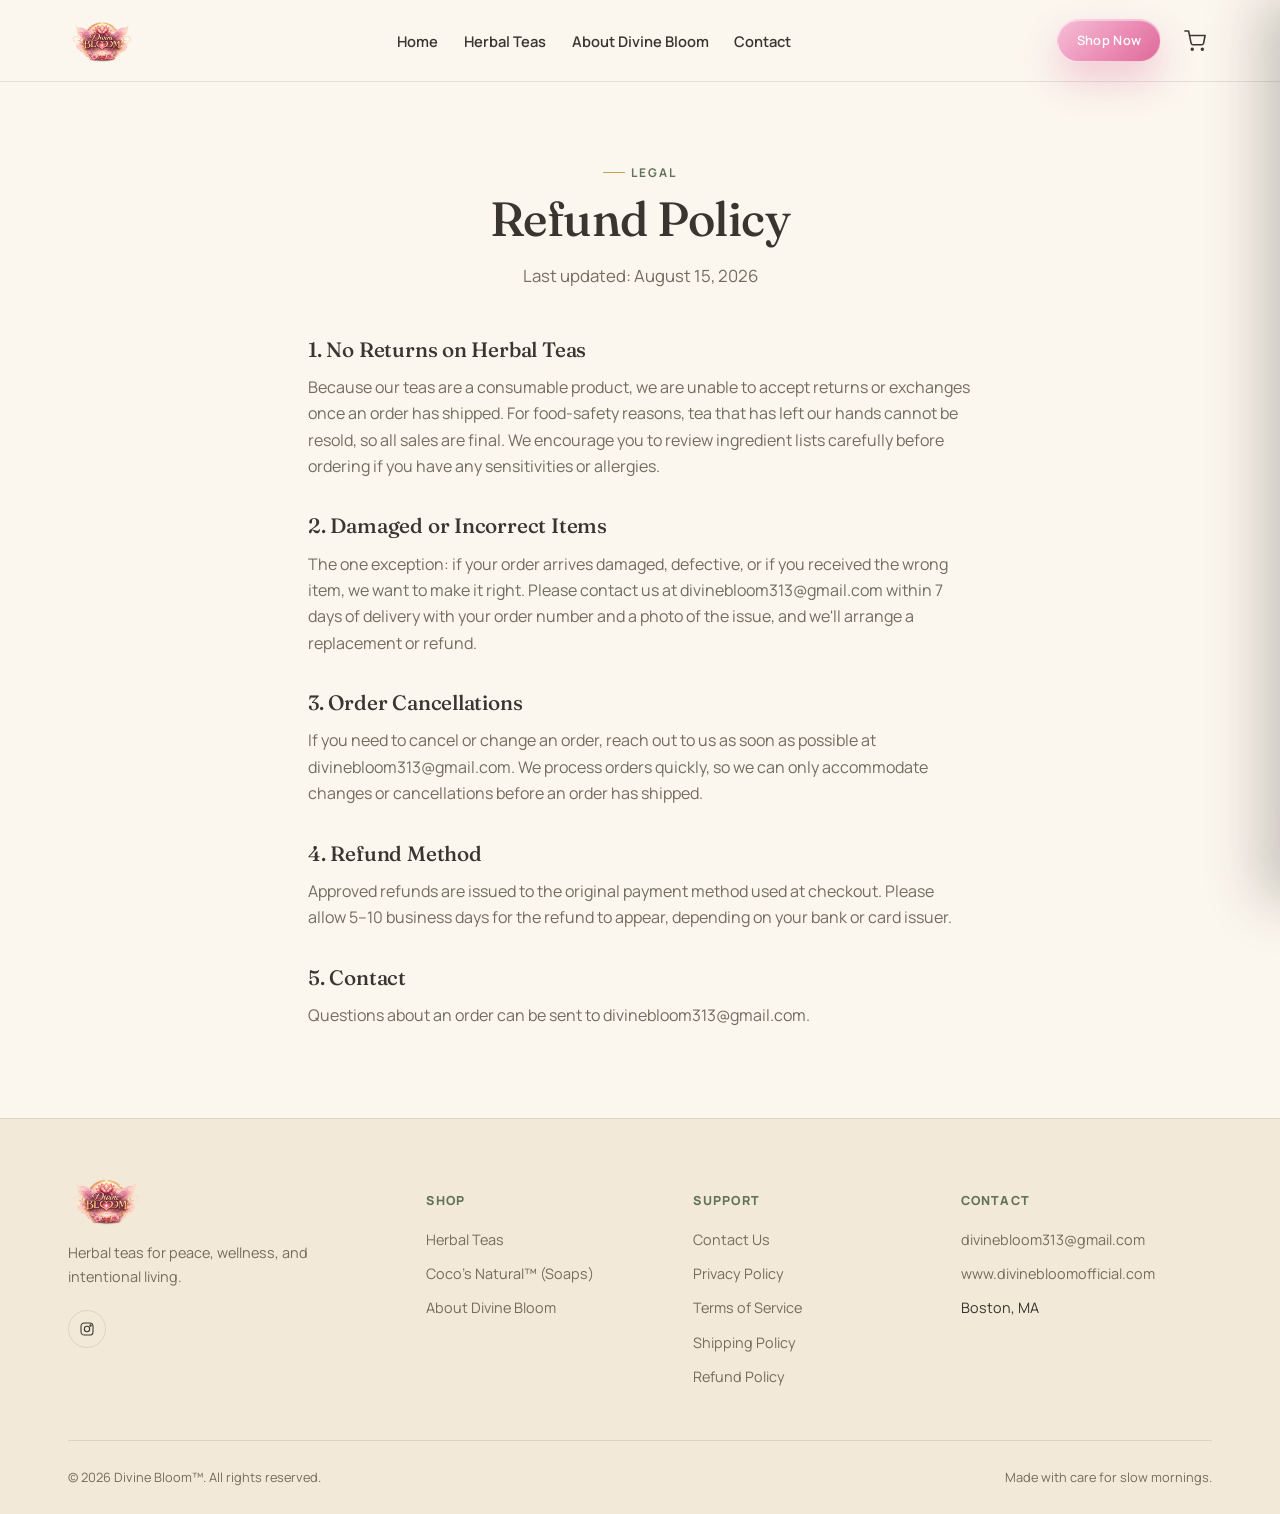
<file: refunds.html>
<!DOCTYPE html>
<html lang="en">
<head>
<meta charset="UTF-8">
<meta name="viewport" content="width=device-width, initial-scale=1.0">
<title>Refund Policy | Divine Bloom™</title>
<meta name="description" content="Divine Bloom™ refund policy — information on returns, exchanges, and damaged or incorrect orders.">
<link rel="canonical" href="/refunds.html">
<link rel="preconnect" href="https://fonts.googleapis.com">
<link rel="preconnect" href="https://fonts.gstatic.com" crossorigin>
<link href="https://fonts.googleapis.com/css2?family=Fraunces:ital,opsz,wght@0,9..144,400;0,9..144,500;0,9..144,600;1,9..144,500&family=Manrope:wght@400;500;600;700;800&display=swap" rel="stylesheet">
<link rel="stylesheet" href="style.css">
</head>
<body>

<header class="site-header">
  <nav class="nav wrap">
    <a href="index.html" class="logo"><img src="divine-bloom-mark.png" alt="Divine Bloom™" class="logo-img"></a>
    <ul class="nav-links">
      <li><a href="index.html">Home</a></li>
      <li><a href="teas.html">Herbal Teas</a></li>
      <li><a href="about.html">About Divine Bloom</a></li>
      <li><a href="contact.html">Contact</a></li>
    </ul>
    <div class="nav-cta">
      <a href="teas.html" class="btn btn-primary btn-small btn-small-hide">Shop Now</a>
      <button class="cart-toggle" type="button" aria-label="Open cart" data-cart-toggle>
        <svg viewBox="0 0 24 24" fill="none" stroke="currentColor" stroke-width="1.7" stroke-linecap="round" stroke-linejoin="round"><circle cx="9" cy="21" r="1"/><circle cx="20" cy="21" r="1"/><path d="M1 1h4l2.7 13.4a2 2 0 0 0 2 1.6h9.7a2 2 0 0 0 2-1.6L23 6H6"/></svg>
        <span class="cart-count" data-cart-count>0</span>
      </button>
      <button class="nav-toggle" aria-label="Toggle menu" aria-expanded="false">
        <span></span><span></span><span></span>
      </button>
    </div>
  </nav>
</header>

<main>
  <section class="page-hero">
    <div class="wrap">
      <span class="eyebrow" style="justify-content:center;">Legal</span>
      <h1 style="font-size:var(--step-h1); margin-top:0.6rem;">Refund Policy</h1>
      <p>Last updated: August 15, 2026</p>
    </div>
  </section>

  <section class="section" style="padding-top:0;">
    <div class="wrap prose">
      <h2>1. No Returns on Herbal Teas</h2>
      <p>Because our teas are a consumable product, we are unable to accept returns or exchanges once an order has shipped. For food-safety reasons, tea that has left our hands cannot be resold, so all sales are final. We encourage you to review ingredient lists carefully before ordering if you have any sensitivities or allergies.</p>

      <h2>2. Damaged or Incorrect Items</h2>
      <p>The one exception: if your order arrives damaged, defective, or if you received the wrong item, we want to make it right. Please contact us at divinebloom313@gmail.com within 7 days of delivery with your order number and a photo of the issue, and we'll arrange a replacement or refund.</p>

      <h2>3. Order Cancellations</h2>
      <p>If you need to cancel or change an order, reach out to us as soon as possible at divinebloom313@gmail.com. We process orders quickly, so we can only accommodate changes or cancellations before an order has shipped.</p>

      <h2>4. Refund Method</h2>
      <p>Approved refunds are issued to the original payment method used at checkout. Please allow 5–10 business days for the refund to appear, depending on your bank or card issuer.</p>

      <h2>5. Contact</h2>
      <p>Questions about an order can be sent to divinebloom313@gmail.com.</p>
    </div>
  </section>
</main>

<footer class="site-footer">
  <div class="wrap">
    <div class="footer-grid">
      <div class="footer-brand">
        <a href="index.html" class="logo"><img src="divine-bloom-mark.png" alt="Divine Bloom™" class="logo-img"></a>
        <p>Herbal teas for peace, wellness, and intentional living.</p>
        <div class="footer-social">
          <a href="https://www.instagram.com/divine.bloom313" target="_blank" rel="noopener" aria-label="Divine Bloom on Instagram" data-icon="instagram"></a>
        </div>
      </div>
      <div class="footer-col">
        <h4>Shop</h4>
        <ul>
          <li><a href="teas.html">Herbal Teas</a></li>
          <li><a href="https://cocosnatural.com" target="_blank" rel="noopener" data-coco-link>Coco's Natural™ (Soaps)</a></li>
          <li><a href="about.html">About Divine Bloom</a></li>
        </ul>
      </div>
      <div class="footer-col">
        <h4>Support</h4>
        <ul>
          <li><a href="contact.html">Contact Us</a></li>
          <li><a href="privacy.html">Privacy Policy</a></li>
          <li><a href="terms.html">Terms of Service</a></li>
          <li><a href="shipping.html">Shipping Policy</a></li>
          <li><a href="refunds.html">Refund Policy</a></li>
        </ul>
      </div>
      <div class="footer-col">
        <h4>Contact</h4>
        <ul>
          <li><a href="mailto:divinebloom313@gmail.com">divinebloom313@gmail.com</a></li>
          <li><a href="https://www.divinebloomofficial.com" target="_blank" rel="noopener">www.divinebloomofficial.com</a></li>
          <li>Boston, MA</li>
        </ul>
      </div>
    </div>
    <div class="footer-bottom">
      <span>&copy; <span data-year></span> Divine Bloom™. All rights reserved.</span>
      <span>Made with care for slow mornings.</span>
    </div>
  </div>
</footer>

<div class="cart-overlay" data-cart-overlay></div>
<aside class="cart-drawer" data-cart-drawer aria-hidden="true">
  <div class="cart-drawer-head">
    <h3>Your Cart</h3>
    <button class="cart-close" type="button" data-cart-close aria-label="Close cart">&times;</button>
  </div>
  <div class="cart-items" data-cart-items></div>
  <div class="cart-footer" data-cart-footer>
    <div class="cart-subtotal"><span>Subtotal</span><span data-cart-subtotal>$0.00</span></div>
    <button class="btn btn-primary cart-checkout-btn" type="button" data-cart-checkout>Checkout</button>
    <p class="cart-note">Shipping &amp; taxes calculated at checkout.</p>
  </div>
</aside>

<script src="main.js"></script>
</body>
</html>
</file>
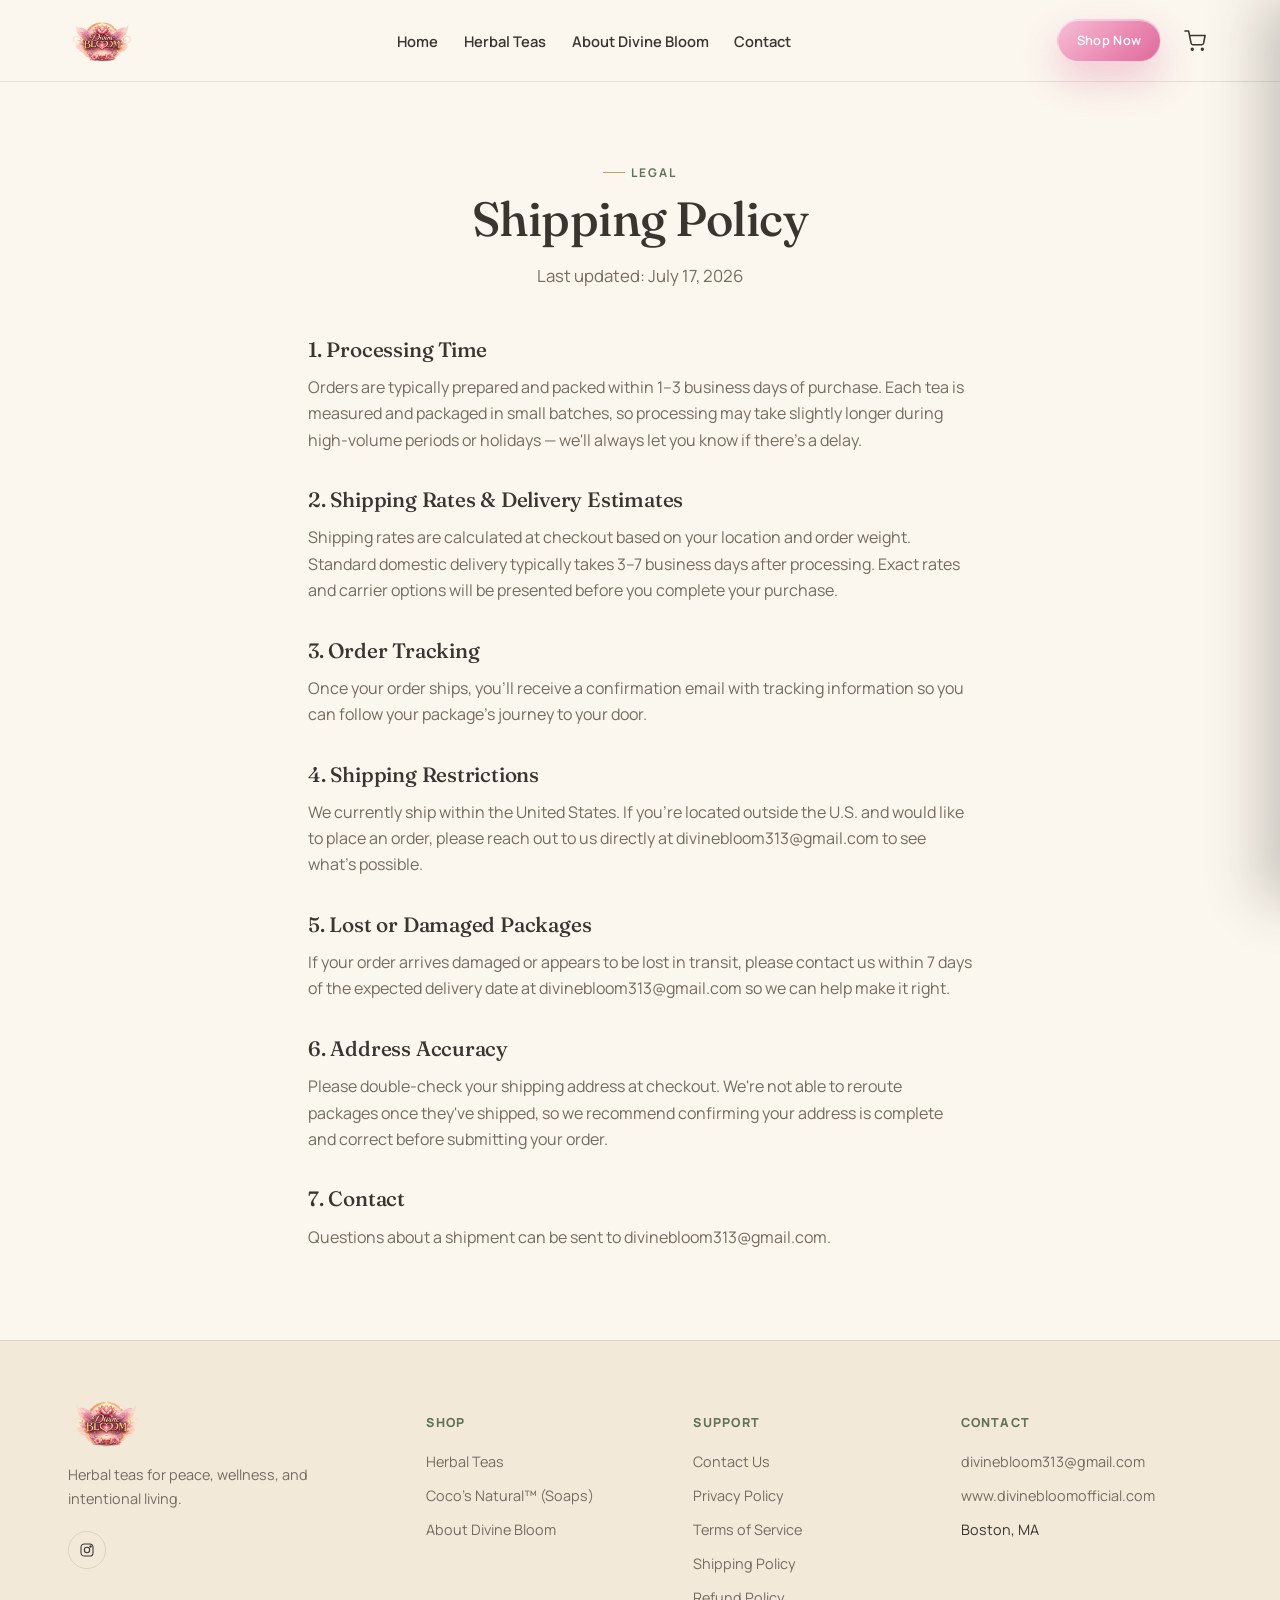
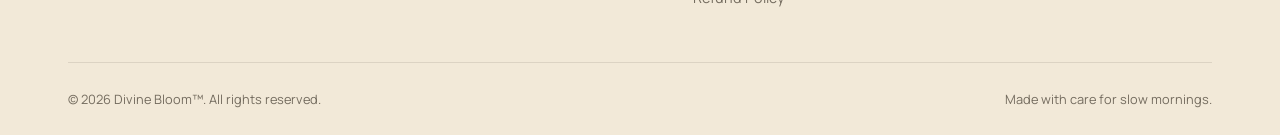
<file: shipping.html>
<!DOCTYPE html>
<html lang="en">
<head>
<meta charset="UTF-8">
<meta name="viewport" content="width=device-width, initial-scale=1.0">
<title>Shipping Policy | Divine Bloom™</title>
<meta name="description" content="Divine Bloom™ shipping policy — processing times, shipping rates, and delivery information.">
<link rel="canonical" href="/shipping.html">
<link rel="preconnect" href="https://fonts.googleapis.com">
<link rel="preconnect" href="https://fonts.gstatic.com" crossorigin>
<link href="https://fonts.googleapis.com/css2?family=Fraunces:ital,opsz,wght@0,9..144,400;0,9..144,500;0,9..144,600;1,9..144,500&family=Manrope:wght@400;500;600;700;800&display=swap" rel="stylesheet">
<link rel="stylesheet" href="style.css">
</head>
<body>

<header class="site-header">
  <nav class="nav wrap">
    <a href="index.html" class="logo"><img src="divine-bloom-mark.png" alt="Divine Bloom™" class="logo-img"></a>
    <ul class="nav-links">
      <li><a href="index.html">Home</a></li>
      <li><a href="teas.html">Herbal Teas</a></li>
      <li><a href="about.html">About Divine Bloom</a></li>
      <li><a href="contact.html">Contact</a></li>
    </ul>
    <div class="nav-cta">
      <a href="teas.html" class="btn btn-primary btn-small btn-small-hide">Shop Now</a>
      <button class="cart-toggle" type="button" aria-label="Open cart" data-cart-toggle>
        <svg viewBox="0 0 24 24" fill="none" stroke="currentColor" stroke-width="1.7" stroke-linecap="round" stroke-linejoin="round"><circle cx="9" cy="21" r="1"/><circle cx="20" cy="21" r="1"/><path d="M1 1h4l2.7 13.4a2 2 0 0 0 2 1.6h9.7a2 2 0 0 0 2-1.6L23 6H6"/></svg>
        <span class="cart-count" data-cart-count>0</span>
      </button>
      <button class="nav-toggle" aria-label="Toggle menu" aria-expanded="false">
        <span></span><span></span><span></span>
      </button>
    </div>
  </nav>
</header>

<main>
  <section class="page-hero">
    <div class="wrap">
      <span class="eyebrow" style="justify-content:center;">Legal</span>
      <h1 style="font-size:var(--step-h1); margin-top:0.6rem;">Shipping Policy</h1>
      <p>Last updated: July 17, 2026</p>
    </div>
  </section>

  <section class="section" style="padding-top:0;">
    <div class="wrap prose">
      <h2>1. Processing Time</h2>
      <p>Orders are typically prepared and packed within 1–3 business days of purchase. Each tea is measured and packaged in small batches, so processing may take slightly longer during high-volume periods or holidays — we'll always let you know if there's a delay.</p>

      <h2>2. Shipping Rates &amp; Delivery Estimates</h2>
      <p>Shipping rates are calculated at checkout based on your location and order weight. Standard domestic delivery typically takes 3–7 business days after processing. Exact rates and carrier options will be presented before you complete your purchase.</p>

      <h2>3. Order Tracking</h2>
      <p>Once your order ships, you'll receive a confirmation email with tracking information so you can follow your package's journey to your door.</p>

      <h2>4. Shipping Restrictions</h2>
      <p>We currently ship within the United States. If you're located outside the U.S. and would like to place an order, please reach out to us directly at divinebloom313@gmail.com to see what's possible.</p>

      <h2>5. Lost or Damaged Packages</h2>
      <p>If your order arrives damaged or appears to be lost in transit, please contact us within 7 days of the expected delivery date at divinebloom313@gmail.com so we can help make it right.</p>

      <h2>6. Address Accuracy</h2>
      <p>Please double-check your shipping address at checkout. We're not able to reroute packages once they've shipped, so we recommend confirming your address is complete and correct before submitting your order.</p>

      <h2>7. Contact</h2>
      <p>Questions about a shipment can be sent to divinebloom313@gmail.com.</p>
    </div>
  </section>
</main>

<footer class="site-footer">
  <div class="wrap">
    <div class="footer-grid">
      <div class="footer-brand">
        <a href="index.html" class="logo"><img src="divine-bloom-mark.png" alt="Divine Bloom™" class="logo-img"></a>
        <p>Herbal teas for peace, wellness, and intentional living.</p>
        <div class="footer-social">
          <a href="https://www.instagram.com/divine.bloom313" target="_blank" rel="noopener" aria-label="Divine Bloom on Instagram" data-icon="instagram"></a>
        </div>
      </div>
      <div class="footer-col">
        <h4>Shop</h4>
        <ul>
          <li><a href="teas.html">Herbal Teas</a></li>
          <li><a href="https://cocosnatural.com" target="_blank" rel="noopener" data-coco-link>Coco's Natural™ (Soaps)</a></li>
          <li><a href="about.html">About Divine Bloom</a></li>
        </ul>
      </div>
      <div class="footer-col">
        <h4>Support</h4>
        <ul>
          <li><a href="contact.html">Contact Us</a></li>
          <li><a href="privacy.html">Privacy Policy</a></li>
          <li><a href="terms.html">Terms of Service</a></li>
          <li><a href="shipping.html">Shipping Policy</a></li>
          <li><a href="refunds.html">Refund Policy</a></li>
        </ul>
      </div>
      <div class="footer-col">
        <h4>Contact</h4>
        <ul>
          <li><a href="mailto:divinebloom313@gmail.com">divinebloom313@gmail.com</a></li>
          <li><a href="https://www.divinebloomofficial.com" target="_blank" rel="noopener">www.divinebloomofficial.com</a></li>
          <li>Boston, MA</li>
        </ul>
      </div>
    </div>
    <div class="footer-bottom">
      <span>&copy; <span data-year></span> Divine Bloom™. All rights reserved.</span>
      <span>Made with care for slow mornings.</span>
    </div>
  </div>
</footer>

<div class="cart-overlay" data-cart-overlay></div>
<aside class="cart-drawer" data-cart-drawer aria-hidden="true">
  <div class="cart-drawer-head">
    <h3>Your Cart</h3>
    <button class="cart-close" type="button" data-cart-close aria-label="Close cart">&times;</button>
  </div>
  <div class="cart-items" data-cart-items></div>
  <div class="cart-footer" data-cart-footer>
    <div class="cart-subtotal"><span>Subtotal</span><span data-cart-subtotal>$0.00</span></div>
    <button class="btn btn-primary cart-checkout-btn" type="button" data-cart-checkout>Checkout</button>
    <p class="cart-note">Shipping &amp; taxes calculated at checkout.</p>
  </div>
</aside>

<script src="main.js"></script>
</body>
</html>
</file>
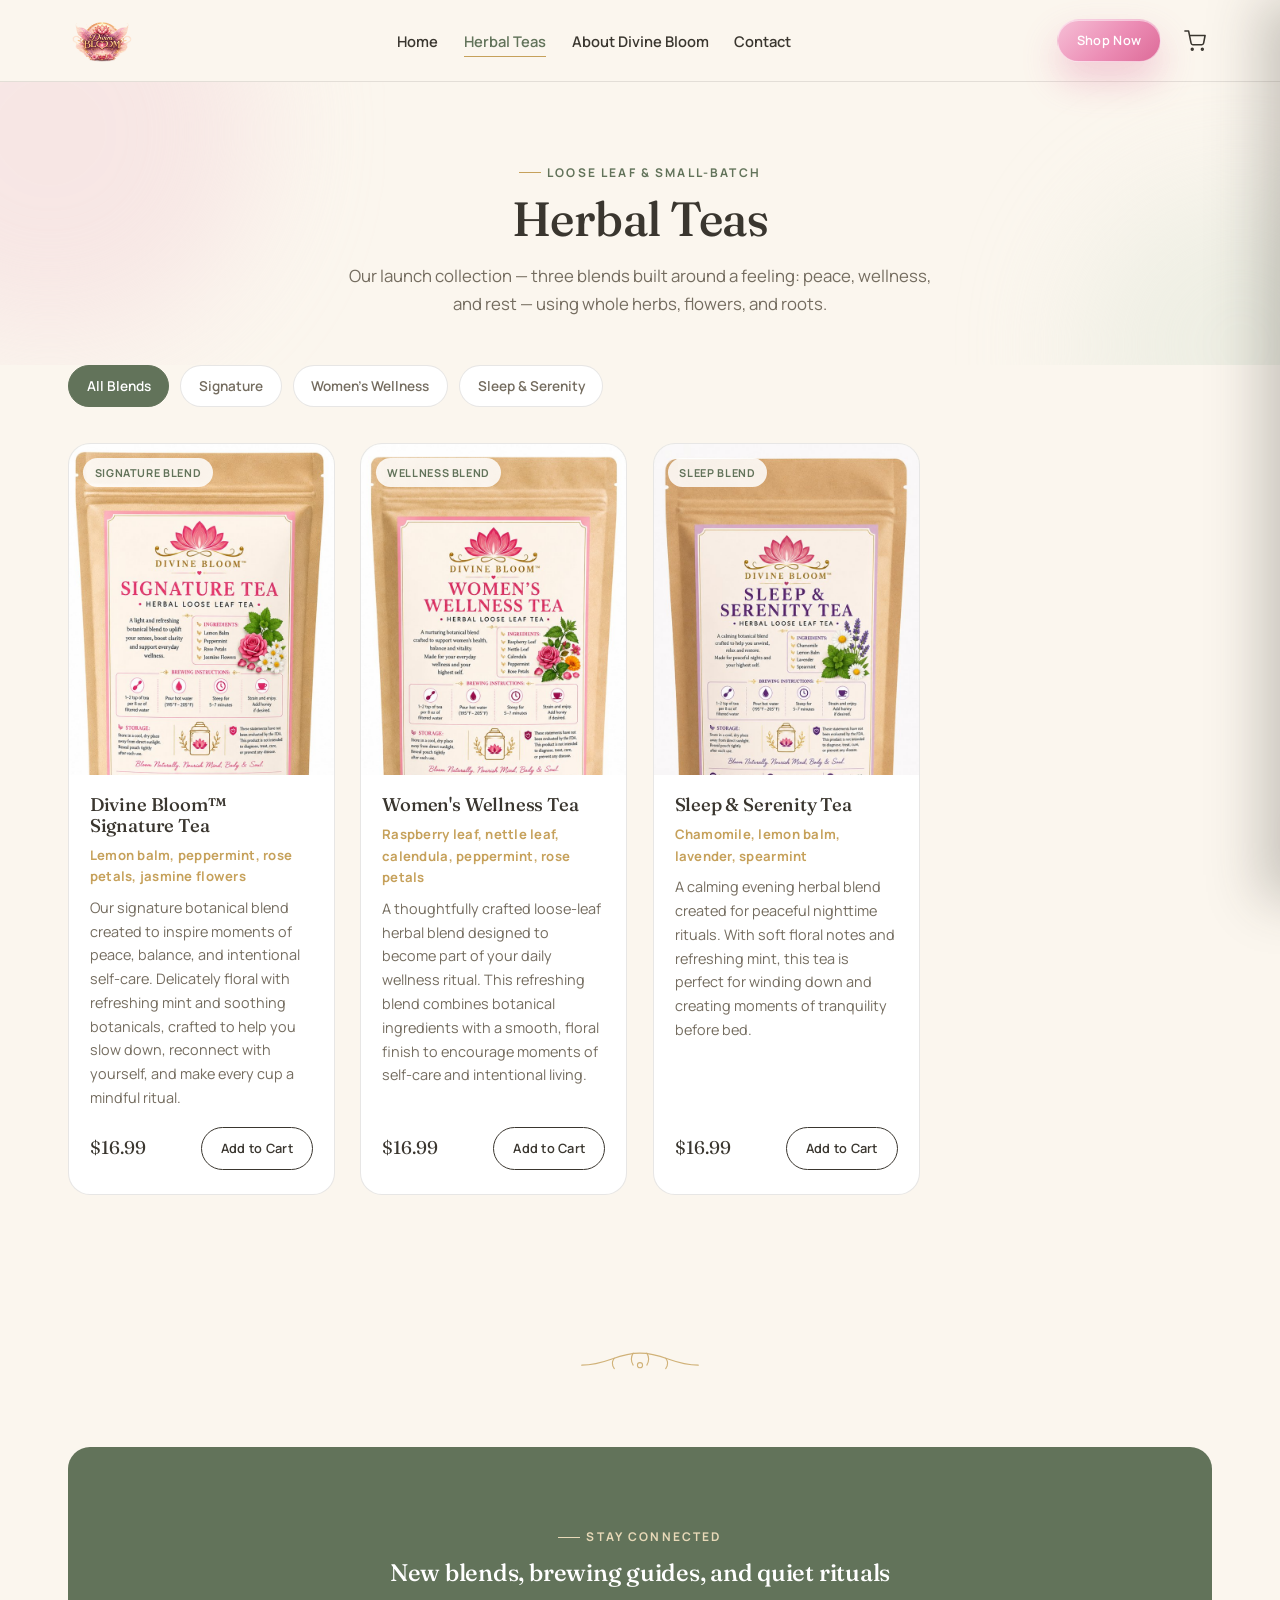
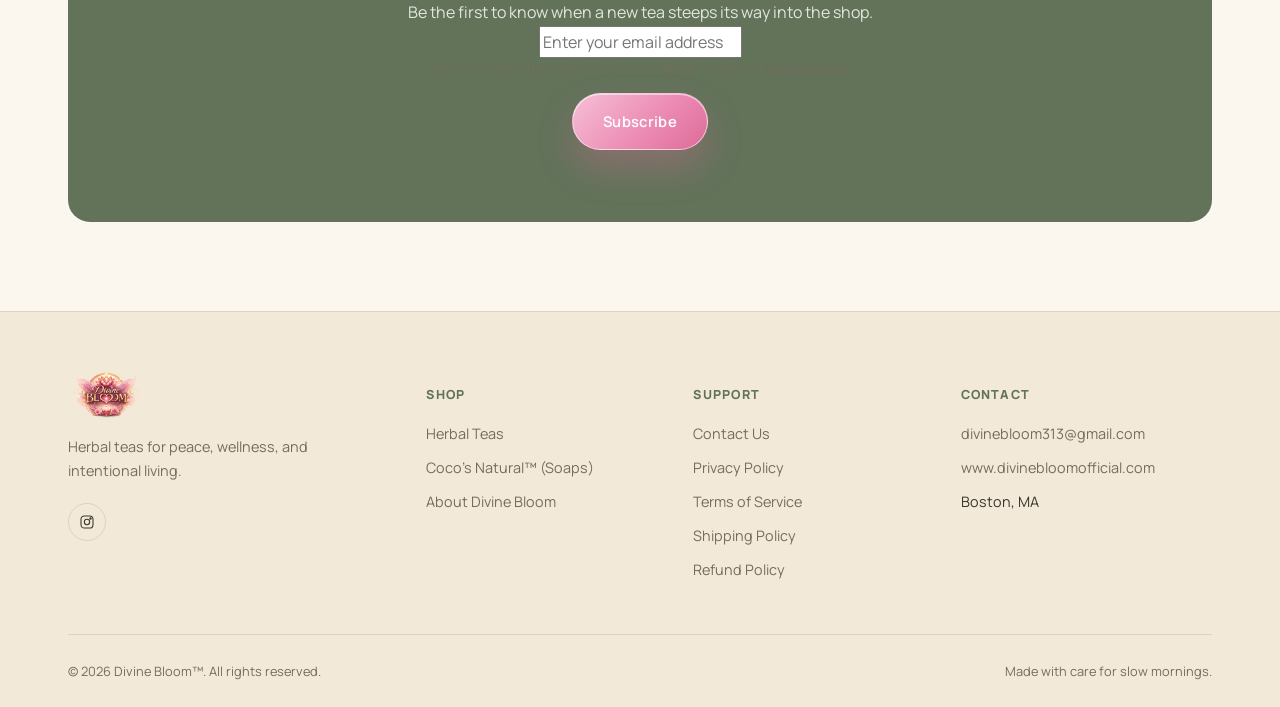
<file: teas.html>
<!DOCTYPE html>
<html lang="en">
<head>
<meta charset="UTF-8">
<meta name="viewport" content="width=device-width, initial-scale=1.0">
<title>Herbal Teas | Divine Bloom™</title>
<meta name="description" content="Shop small-batch herbal tea blends from Divine Bloom™ — calming, energizing, and restorative loose leaf teas made for intentional living.">
<link rel="canonical" href="/teas.html">
<link rel="preconnect" href="https://fonts.googleapis.com">
<link rel="preconnect" href="https://fonts.gstatic.com" crossorigin>
<link href="https://fonts.googleapis.com/css2?family=Fraunces:ital,opsz,wght@0,9..144,400;0,9..144,500;0,9..144,600;1,9..144,500&family=Manrope:wght@400;500;600;700;800&display=swap" rel="stylesheet">
<link rel="stylesheet" href="style.css">
<!-- MailerLite Universal -->
<script>
    (function(w,d,e,u,f,l,n){w[f]=w[f]||function(){(w[f].q=w[f].q||[])
    .push(arguments);},l=d.createElement(e),l.async=1,l.src=u,
    n=d.getElementsByTagName(e)[0],n.parentNode.insertBefore(l,n);})
    (window,document,'script','https://assets.mailerlite.com/js/universal.js','ml');
    ml('account', '2581095');
</script>
<!-- End MailerLite Universal -->
</head>
<body data-shop="teas">

<header class="site-header">
  <nav class="nav wrap">
    <a href="index.html" class="logo"><img src="divine-bloom-mark.png" alt="Divine Bloom™" class="logo-img"></a>
    <ul class="nav-links">
      <li><a href="index.html">Home</a></li>
      <li><a href="teas.html" aria-current="page">Herbal Teas</a></li>
      <li><a href="about.html">About Divine Bloom</a></li>
      <li><a href="contact.html">Contact</a></li>
    </ul>
    <div class="nav-cta">
      <a href="teas.html" class="btn btn-primary btn-small btn-small-hide">Shop Now</a>
      <button class="cart-toggle" type="button" aria-label="Open cart" data-cart-toggle>
        <svg viewBox="0 0 24 24" fill="none" stroke="currentColor" stroke-width="1.7" stroke-linecap="round" stroke-linejoin="round"><circle cx="9" cy="21" r="1"/><circle cx="20" cy="21" r="1"/><path d="M1 1h4l2.7 13.4a2 2 0 0 0 2 1.6h9.7a2 2 0 0 0 2-1.6L23 6H6"/></svg>
        <span class="cart-count" data-cart-count>0</span>
      </button>
      <button class="nav-toggle" aria-label="Toggle menu" aria-expanded="false">
        <span></span><span></span><span></span>
      </button>
    </div>
  </nav>
</header>

<main>
  <section class="page-hero">
    <div class="hero-blobs" aria-hidden="true"><span class="b1" style="top:-160px; left:-160px;"></span><span class="b2" style="bottom:-140px; right:-120px;"></span></div>
    <div class="wrap">
      <span class="eyebrow" style="justify-content:center;">Loose Leaf &amp; Small-Batch</span>
      <h1 style="font-size:var(--step-h1); margin-top:0.6rem;">Herbal Teas</h1>
      <p>Our launch collection — three blends built around a feeling: peace, wellness, and rest — using whole herbs, flowers, and roots.</p>
    </div>
  </section>

  <section class="section" style="padding-top:0;">
    <div class="wrap">
      <div class="filter-bar" data-filter-bar>
        <button class="filter-btn is-active" data-filter="all">All Blends</button>
        <button class="filter-btn" data-filter="Signature Blend">Signature</button>
        <button class="filter-btn" data-filter="Wellness Blend">Women's Wellness</button>
        <button class="filter-btn" data-filter="Sleep Blend">Sleep &amp; Serenity</button>
      </div>
      <div class="product-grid" data-shop-grid>
        <!-- rendered by main.js -->
      </div>
    </div>
  </section>

  <div class="sprig-divider" aria-hidden="true"></div>

  <section class="section" style="padding-top:0;">
    <div class="wrap">
      <div class="newsletter reveal">
        <div class="wrap inner">
          <span class="eyebrow">Stay Connected</span>
          <h2>New blends, brewing guides, and quiet rituals</h2>
          <p>Be the first to know when a new tea steeps its way into the shop.</p>
          <div id="mlb2-44925403" class="ml-form-embedContainer ml-subscribe-form ml-subscribe-form-44925403">
            <div class="ml-form-align-center">
              <div class="ml-form-embedWrapper embedForm">
                <div class="ml-form-embedBody ml-form-embedBodyDefault row-form">
                  <form class="ml-block-form" action="https://assets.mailerlite.com/jsonp/2581095/forms/196073818054199283/subscribe" data-code="" method="post" target="_blank">
                    <div class="ml-form-formContent">
                      <div class="ml-form-fieldRow ml-last-item">
                        <div class="ml-field-group ml-field-email ml-validate-email ml-validate-required">
                          <input aria-label="email" aria-required="true" type="email" class="form-control" name="fields[email]" placeholder="Enter your email address" autocomplete="email">
                        </div>
                      </div>
                    </div>
                    <div class="ml-form-embedPermissions" style="">
                      <div class="ml-form-embedPermissionsContent default privacy-policy">
                        <p style="font-size:0.78rem; color:var(--ink-soft, #666); margin:0 0 0.9rem 0;">You can unsubscribe anytime. For more details, review our <a href="privacy.html" style="color:inherit; text-decoration:underline;">Privacy Policy</a>.</p>
                      </div>
                    </div>
                    <div class="ml-form-recaptcha ml-validate-required" style="float: left;">
                      <script src="https://www.google.com/recaptcha/api.js"></script>
                      <div class="g-recaptcha" data-sitekey="6Lf1KHQUAAAAAFNKEX1hdSWCS3mRMv4FlFaNslaD"></div>
                    </div>
                    <input type="hidden" name="ml-submit" value="1">
                    <div class="ml-form-embedSubmit">
                      <button type="submit" class="btn btn-primary primary">Subscribe</button>
                      <button disabled="disabled" style="display: none;" type="button" class="loading">
                        <div class="ml-form-embedSubmitLoad"></div>
                        <span class="sr-only">Loading...</span>
                      </button>
                    </div>
                    <input type="hidden" name="anticsrf" value="true">
                  </form>
                </div>
                <div class="ml-form-successBody row-success" style="display: none">
                  <div class="ml-form-successContent">
                    <h4>Thank you!</h4>
                    <p>You have successfully joined our subscriber list.</p>
                  </div>
                </div>
              </div>
            </div>
          </div>
          <script>
            function ml_webform_success_44925403() {
              var $ = ml_jQuery || jQuery;
              $('.ml-subscribe-form-44925403 .row-success').show();
              $('.ml-subscribe-form-44925403 .row-form').hide();
            }
          </script>
          <script src="https://groot.mailerlite.com/js/w/webforms.min.js?v83147fa8ce2d95cb73ece7f28b469519" type="text/javascript"></script>
          <script>
            fetch("https://assets.mailerlite.com/jsonp/2581095/forms/196073818054199283/takel")
          </script>
        </div>
      </div>
    </div>
  </section>
</main>

<footer class="site-footer">
  <div class="wrap">
    <div class="footer-grid">
      <div class="footer-brand">
        <a href="index.html" class="logo"><img src="divine-bloom-mark.png" alt="Divine Bloom™" class="logo-img"></a>
        <p>Herbal teas for peace, wellness, and intentional living.</p>
        <div class="footer-social">
          <a href="https://www.instagram.com/divine.bloom313" target="_blank" rel="noopener" aria-label="Divine Bloom on Instagram" data-icon="instagram"></a>
        </div>
      </div>
      <div class="footer-col">
        <h4>Shop</h4>
        <ul>
          <li><a href="teas.html">Herbal Teas</a></li>
          <li><a href="https://cocosnatural.com" target="_blank" rel="noopener" data-coco-link>Coco's Natural™ (Soaps)</a></li>
          <li><a href="about.html">About Divine Bloom</a></li>
        </ul>
      </div>
      <div class="footer-col">
        <h4>Support</h4>
        <ul>
          <li><a href="contact.html">Contact Us</a></li>
          <li><a href="privacy.html">Privacy Policy</a></li>
          <li><a href="terms.html">Terms of Service</a></li>
          <li><a href="shipping.html">Shipping Policy</a></li>
          <li><a href="refunds.html">Refund Policy</a></li>
        </ul>
      </div>
      <div class="footer-col">
        <h4>Contact</h4>
        <ul>
          <li><a href="mailto:divinebloom313@gmail.com">divinebloom313@gmail.com</a></li>
          <li><a href="https://www.divinebloomofficial.com" target="_blank" rel="noopener">www.divinebloomofficial.com</a></li>
          <li>Boston, MA</li>
        </ul>
      </div>
    </div>
    <div class="footer-bottom">
      <span>&copy; <span data-year></span> Divine Bloom™. All rights reserved.</span>
      <span>Made with care for slow mornings.</span>
    </div>
  </div>
</footer>

<div class="cart-overlay" data-cart-overlay></div>
<aside class="cart-drawer" data-cart-drawer aria-hidden="true">
  <div class="cart-drawer-head">
    <h3>Your Cart</h3>
    <button class="cart-close" type="button" data-cart-close aria-label="Close cart">&times;</button>
  </div>
  <div class="cart-items" data-cart-items></div>
  <div class="cart-footer" data-cart-footer>
    <div class="cart-subtotal"><span>Subtotal</span><span data-cart-subtotal>$0.00</span></div>
    <button class="btn btn-primary cart-checkout-btn" type="button" data-cart-checkout>Checkout</button>
    <p class="cart-note">Shipping &amp; taxes calculated at checkout.</p>
  </div>
</aside>

<script src="main.js"></script>
</body>
</html>
</file>
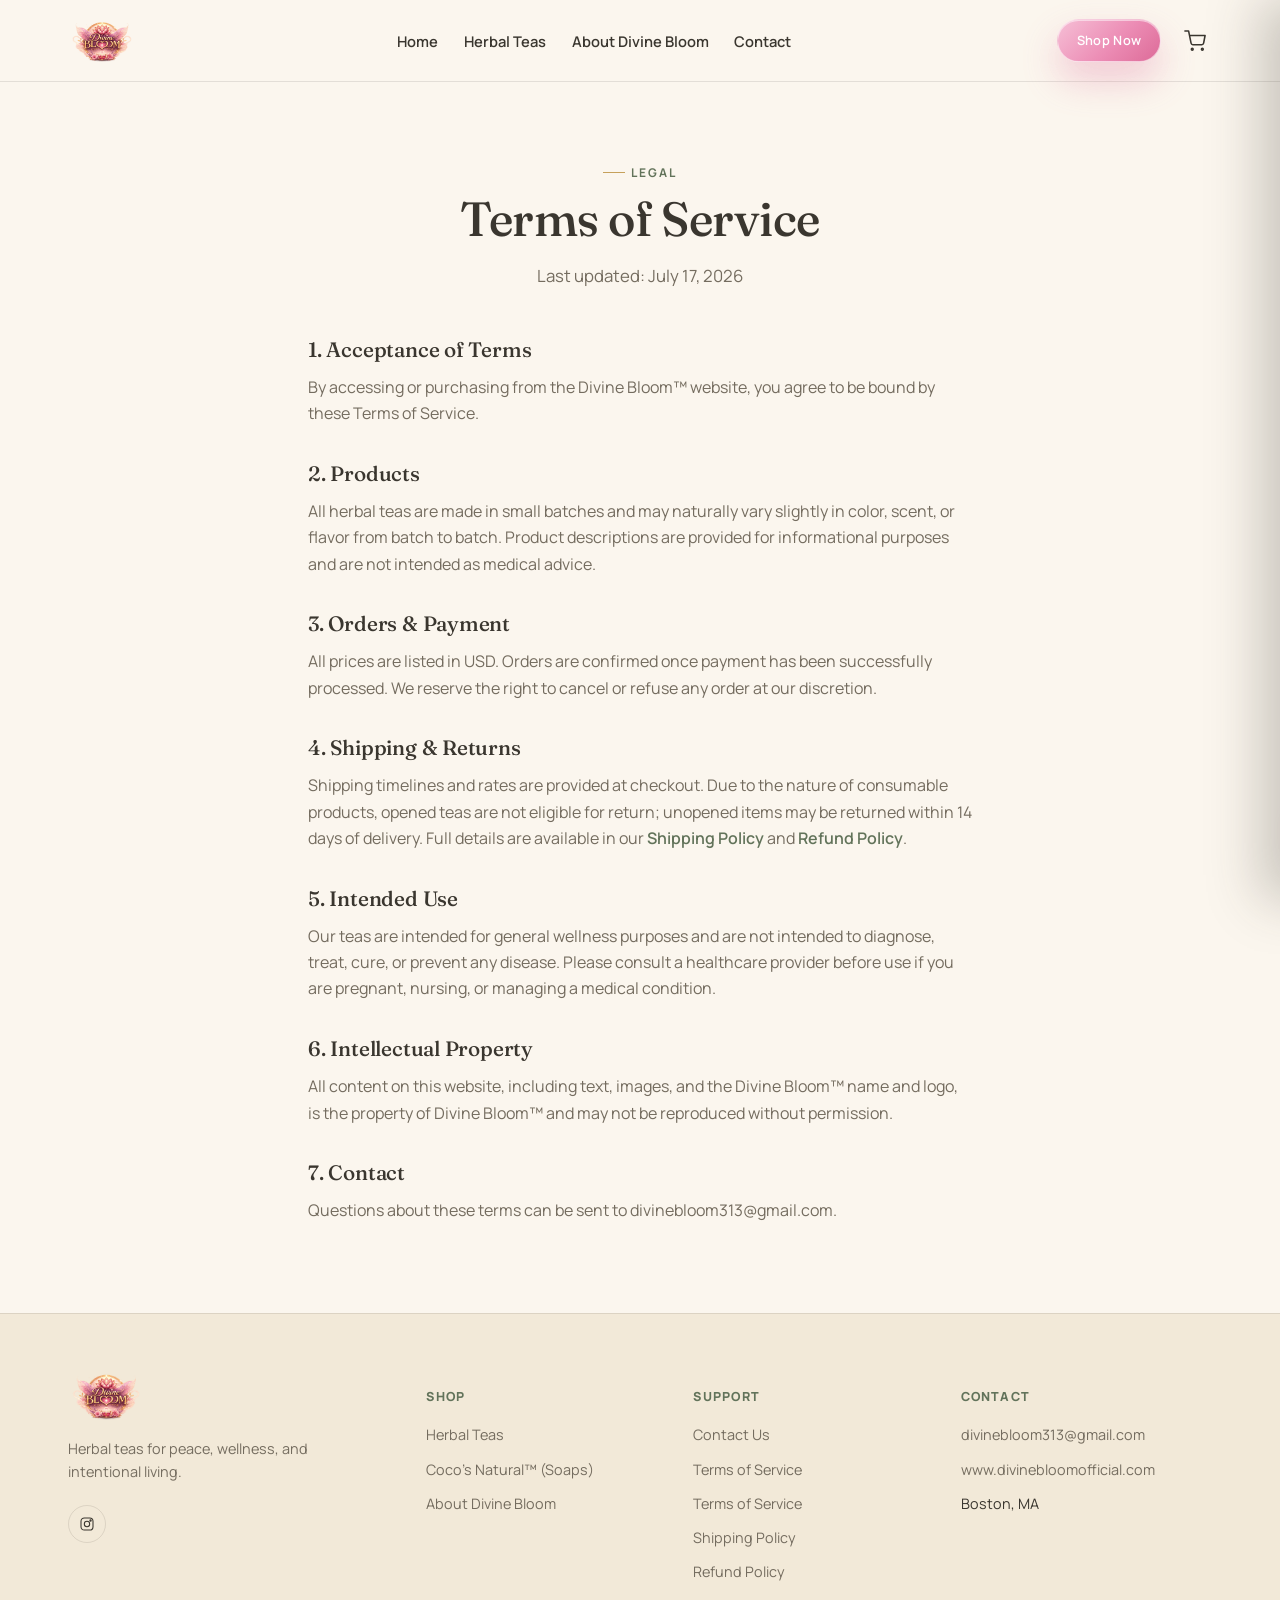
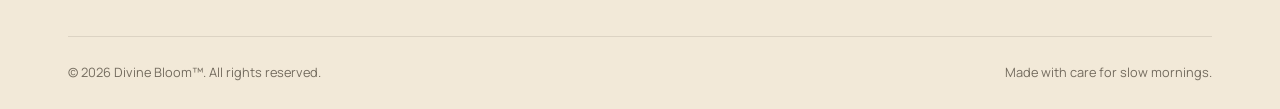
<file: terms.html>
<!DOCTYPE html>
<html lang="en">
<head>
<meta charset="UTF-8">
<meta name="viewport" content="width=device-width, initial-scale=1.0">
<title>Terms of Service | Divine Bloom™</title>
<meta name="description" content="Divine Bloom™ terms of service — the terms that govern use of our website and purchase of our products.">
<link rel="canonical" href="/terms.html">
<link rel="preconnect" href="https://fonts.googleapis.com">
<link rel="preconnect" href="https://fonts.gstatic.com" crossorigin>
<link href="https://fonts.googleapis.com/css2?family=Fraunces:ital,opsz,wght@0,9..144,400;0,9..144,500;0,9..144,600;1,9..144,500&family=Manrope:wght@400;500;600;700;800&display=swap" rel="stylesheet">
<link rel="stylesheet" href="style.css">
</head>
<body>

<header class="site-header">
  <nav class="nav wrap">
    <a href="index.html" class="logo"><img src="divine-bloom-mark.png" alt="Divine Bloom™" class="logo-img"></a>
    <ul class="nav-links">
      <li><a href="index.html">Home</a></li>
      <li><a href="teas.html">Herbal Teas</a></li>
      <li><a href="about.html">About Divine Bloom</a></li>
      <li><a href="contact.html">Contact</a></li>
    </ul>
    <div class="nav-cta">
      <a href="teas.html" class="btn btn-primary btn-small btn-small-hide">Shop Now</a>
      <button class="cart-toggle" type="button" aria-label="Open cart" data-cart-toggle>
        <svg viewBox="0 0 24 24" fill="none" stroke="currentColor" stroke-width="1.7" stroke-linecap="round" stroke-linejoin="round"><circle cx="9" cy="21" r="1"/><circle cx="20" cy="21" r="1"/><path d="M1 1h4l2.7 13.4a2 2 0 0 0 2 1.6h9.7a2 2 0 0 0 2-1.6L23 6H6"/></svg>
        <span class="cart-count" data-cart-count>0</span>
      </button>
      <button class="nav-toggle" aria-label="Toggle menu" aria-expanded="false">
        <span></span><span></span><span></span>
      </button>
    </div>
  </nav>
</header>

<main>
  <section class="page-hero">
    <div class="wrap">
      <span class="eyebrow" style="justify-content:center;">Legal</span>
      <h1 style="font-size:var(--step-h1); margin-top:0.6rem;">Terms of Service</h1>
      <p>Last updated: July 17, 2026</p>
    </div>
  </section>

  <section class="section" style="padding-top:0;">
    <div class="wrap prose">
      <h2>1. Acceptance of Terms</h2>
      <p>By accessing or purchasing from the Divine Bloom™ website, you agree to be bound by these Terms of Service.</p>

      <h2>2. Products</h2>
      <p>All herbal teas are made in small batches and may naturally vary slightly in color, scent, or flavor from batch to batch. Product descriptions are provided for informational purposes and are not intended as medical advice.</p>

      <h2>3. Orders &amp; Payment</h2>
      <p>All prices are listed in USD. Orders are confirmed once payment has been successfully processed. We reserve the right to cancel or refuse any order at our discretion.</p>

      <h2>4. Shipping &amp; Returns</h2>
      <p>Shipping timelines and rates are provided at checkout. Due to the nature of consumable products, opened teas are not eligible for return; unopened items may be returned within 14 days of delivery. Full details are available in our <a href="shipping.html" style="color:var(--sage-deep); font-weight:600;">Shipping Policy</a> and <a href="refunds.html" style="color:var(--sage-deep); font-weight:600;">Refund Policy</a>.</p>

      <h2>5. Intended Use</h2>
      <p>Our teas are intended for general wellness purposes and are not intended to diagnose, treat, cure, or prevent any disease. Please consult a healthcare provider before use if you are pregnant, nursing, or managing a medical condition.</p>

      <h2>6. Intellectual Property</h2>
      <p>All content on this website, including text, images, and the Divine Bloom™ name and logo, is the property of Divine Bloom™ and may not be reproduced without permission.</p>

      <h2>7. Contact</h2>
      <p>Questions about these terms can be sent to divinebloom313@gmail.com.</p>
    </div>
  </section>
</main>

<footer class="site-footer">
  <div class="wrap">
    <div class="footer-grid">
      <div class="footer-brand">
        <a href="index.html" class="logo"><img src="divine-bloom-mark.png" alt="Divine Bloom™" class="logo-img"></a>
        <p>Herbal teas for peace, wellness, and intentional living.</p>
        <div class="footer-social">
          <a href="https://www.instagram.com/divine.bloom313" target="_blank" rel="noopener" aria-label="Divine Bloom on Instagram" data-icon="instagram"></a>
        </div>
      </div>
      <div class="footer-col">
        <h4>Shop</h4>
        <ul>
          <li><a href="teas.html">Herbal Teas</a></li>
          <li><a href="https://cocosnatural.com" target="_blank" rel="noopener" data-coco-link>Coco's Natural™ (Soaps)</a></li>
          <li><a href="about.html">About Divine Bloom</a></li>
        </ul>
      </div>
      <div class="footer-col">
        <h4>Support</h4>
        <ul>
          <li><a href="contact.html">Contact Us</a></li>
          <li><a href="privacy.html">Terms of Service</a></li>
          <li><a href="terms.html">Terms of Service</a></li>
          <li><a href="shipping.html">Shipping Policy</a></li>
          <li><a href="refunds.html">Refund Policy</a></li>
        </ul>
      </div>
      <div class="footer-col">
        <h4>Contact</h4>
        <ul>
          <li><a href="mailto:divinebloom313@gmail.com">divinebloom313@gmail.com</a></li>
          <li><a href="https://www.divinebloomofficial.com" target="_blank" rel="noopener">www.divinebloomofficial.com</a></li>
          <li>Boston, MA</li>
        </ul>
      </div>
    </div>
    <div class="footer-bottom">
      <span>&copy; <span data-year></span> Divine Bloom™. All rights reserved.</span>
      <span>Made with care for slow mornings.</span>
    </div>
  </div>
</footer>

<div class="cart-overlay" data-cart-overlay></div>
<aside class="cart-drawer" data-cart-drawer aria-hidden="true">
  <div class="cart-drawer-head">
    <h3>Your Cart</h3>
    <button class="cart-close" type="button" data-cart-close aria-label="Close cart">&times;</button>
  </div>
  <div class="cart-items" data-cart-items></div>
  <div class="cart-footer" data-cart-footer>
    <div class="cart-subtotal"><span>Subtotal</span><span data-cart-subtotal>$0.00</span></div>
    <button class="btn btn-primary cart-checkout-btn" type="button" data-cart-checkout>Checkout</button>
    <p class="cart-note">Shipping &amp; taxes calculated at checkout.</p>
  </div>
</aside>

<script src="main.js"></script>
</body>
</html>
</file>
<file: style.css>
/* =========================================================
   Divine Bloom — Design Tokens
   ========================================================= */
:root {
  /* Color */
  --cream:        #FBF6EE;
  --cream-deep:   #F2E9D8;
  --blush:        #F4DADD;
  --blush-deep:   #E7B8BE;
  --sage:         #8FA37E;
  --sage-deep:    #62735A;
  --sage-pale:    #E4E9DC;
  --white:        #FFFFFF;
  --gold:         #C6A15B;
  --gold-soft:    #E8D9B8;
  --ink:          #3A362F;
  --ink-soft:     #746C5F;
  --line:         rgba(58, 54, 47, 0.12);

  /* Type */
  --font-display: "Fraunces", "Iowan Old Style", serif;
  --font-body: "Manrope", -apple-system, BlinkMacSystemFont, sans-serif;

  /* Scale */
  --step-hero: clamp(2.6rem, 5vw + 1rem, 4.6rem);
  --step-h1: clamp(2.1rem, 3vw + 1rem, 3rem);
  --step-h2: clamp(1.6rem, 2vw + 1rem, 2.2rem);
  --step-h3: clamp(1.15rem, 1vw + 1rem, 1.4rem);
  --step-body: 1rem;
  --step-small: 0.875rem;

  /* Layout */
  --max-width: 1240px;
  --radius-organic: 62% 38% 55% 45% / 45% 55% 45% 55%;
  --radius-soft: 22px;
  --radius-pill: 999px;
  --shadow-soft: 0 20px 45px -25px rgba(58, 54, 47, 0.35);
  --ease: cubic-bezier(0.22, 1, 0.36, 1);
}

/* =========================================================
   Reset
   ========================================================= */
*, *::before, *::after { box-sizing: border-box; }
html { scroll-behavior: smooth; }
@media (prefers-reduced-motion: reduce) {
  html { scroll-behavior: auto; }
  *, *::before, *::after { animation-duration: 0.01ms !important; animation-iteration-count: 1 !important; transition-duration: 0.01ms !important; }
}

body, h1, h2, h3, p, figure, blockquote { margin: 0; }
ul { list-style: none; margin: 0; padding: 0; }
img { max-width: 100%; display: block; }
a { color: inherit; text-decoration: none; }
button { font: inherit; cursor: pointer; }
input, textarea { font: inherit; }

body {
  font-family: var(--font-body);
  color: var(--ink);
  background: var(--cream);
  font-size: var(--step-body);
  line-height: 1.65;
  -webkit-font-smoothing: antialiased;
}

h1, h2, h3, .display {
  font-family: var(--font-display);
  font-weight: 500;
  line-height: 1.12;
  letter-spacing: -0.01em;
  color: var(--ink);
}

.eyebrow {
  display: inline-flex;
  align-items: center;
  gap: 0.5em;
  font-family: var(--font-body);
  font-size: 0.75rem;
  font-weight: 700;
  letter-spacing: 0.18em;
  text-transform: uppercase;
  color: var(--sage-deep);
}

.eyebrow::before {
  content: "";
  width: 22px;
  height: 1px;
  background: var(--gold);
}

a:focus-visible,
button:focus-visible,
input:focus-visible,
textarea:focus-visible {
  outline: 2px solid var(--sage-deep);
  outline-offset: 3px;
  border-radius: 4px;
}

/* =========================================================
   Layout helpers
   ========================================================= */
.wrap {
  max-width: var(--max-width);
  margin-inline: auto;
  padding-inline: clamp(1.25rem, 4vw, 3rem);
}

.section {
  padding-block: clamp(3.5rem, 7vw, 6.5rem);
}

.section-head {
  max-width: 640px;
  margin-bottom: clamp(2rem, 4vw, 3rem);
}

.section-head p.lede {
  margin-top: 0.9rem;
  color: var(--ink-soft);
  font-size: 1.05rem;
}

.section-head.center { margin-inline: auto; text-align: center; }

/* Botanical divider — signature element */
.sprig-divider {
  display: flex;
  justify-content: center;
  margin-block: clamp(2.5rem, 5vw, 4rem);
  color: var(--gold);
  opacity: 0.8;
}
.sprig-divider svg { width: 120px; height: auto; }

/* =========================================================
   Buttons
   ========================================================= */
.btn {
  display: inline-flex;
  align-items: center;
  gap: 0.6rem;
  padding: 0.95rem 1.9rem;
  border-radius: var(--radius-pill);
  font-size: 0.92rem;
  font-weight: 600;
  letter-spacing: 0.02em;
  border: 1px solid transparent;
  transition: transform 0.35s var(--ease), background 0.35s var(--ease), color 0.35s var(--ease), border-color 0.35s var(--ease), box-shadow 0.35s var(--ease);
  white-space: nowrap;
}
.btn:hover { transform: translateY(-2px); }

.btn-primary {
  background: linear-gradient(135deg, #F6BFD6 0%, #EC8DB5 55%, #DD6B98 100%);
  color: var(--white);
  border-color: rgba(255,255,255,0.55);
  box-shadow: 0 18px 36px rgba(221, 107, 152, 0.32), inset 0 1px 0 rgba(255,255,255,0.5);
}
.btn-primary:hover {
  background: linear-gradient(135deg, #F9CEE0 0%, #F19ABD 55%, #E46E9F 100%);
  box-shadow: 0 20px 42px rgba(221, 107, 152, 0.4), inset 0 1px 0 rgba(255,255,255,0.5);
}
.btn-primary span[aria-hidden="true"] { color: var(--gold-soft); font-size: 1.15em; }

.btn-secondary {
  background: transparent;
  color: var(--ink);
  border-color: var(--ink);
}
.btn-secondary:hover { background: var(--ink); color: var(--white); }

.btn-outline-light {
  background: rgba(255,255,255,0.65);
  color: var(--ink);
  border-color: rgba(58,54,47,0.25);
  backdrop-filter: blur(6px);
}
.btn-outline-light:hover { background: var(--white); }

.btn-small {
  padding: 0.6rem 1.2rem;
  font-size: 0.8rem;
}

/* =========================================================
   Header / Nav
   ========================================================= */
.site-header {
  position: sticky;
  top: 0;
  z-index: 50;
  background: rgba(251, 246, 238, 0.88);
  backdrop-filter: blur(10px);
  border-bottom: 1px solid var(--line);
}

.nav {
  display: flex;
  align-items: center;
  justify-content: space-between;
  padding-block: 1.1rem;
}

.logo {
  display: flex;
  align-items: center;
}
.logo-img {
  height: 46px;
  width: auto;
  display: block;
}
.footer-brand .logo-img { height: 52px; }

.nav-links {
  display: flex;
  align-items: center;
  gap: clamp(1.2rem, 2vw, 2.4rem);
}

.nav-links a {
  font-size: 0.92rem;
  font-weight: 600;
  color: var(--ink);
  position: relative;
  padding-block: 0.3rem;
}
.nav-links a::after {
  content: "";
  position: absolute;
  left: 0; right: 0; bottom: -2px;
  height: 1px;
  background: var(--gold);
  transform: scaleX(0);
  transform-origin: left;
  transition: transform 0.3s var(--ease);
}
.nav-links a:hover::after,
.nav-links a[aria-current="page"]::after { transform: scaleX(1); }
.nav-links a[aria-current="page"] { color: var(--sage-deep); }

.nav-cta { display: flex; align-items: center; gap: 1rem; }

/* =========================================================
   Cart
   ========================================================= */
.cart-toggle {
  position: relative;
  background: none;
  border: none;
  padding: 0.4rem;
  color: var(--ink);
  display: grid;
  place-items: center;
}
.cart-toggle svg { width: 22px; height: 22px; }
.cart-count {
  position: absolute;
  top: -2px; right: -2px;
  background: var(--sage-deep);
  color: var(--white);
  font-size: 0.65rem;
  font-weight: 700;
  min-width: 17px;
  height: 17px;
  border-radius: 999px;
  display: grid;
  place-items: center;
  padding: 0 3px;
}
.cart-count[data-empty="true"] { display: none; }

.cart-overlay {
  position: fixed;
  inset: 0;
  background: rgba(58,54,47,0.4);
  z-index: 90;
  opacity: 0;
  pointer-events: none;
  transition: opacity 0.3s var(--ease);
}
.cart-overlay.is-open { opacity: 1; pointer-events: auto; }

.cart-drawer {
  position: fixed;
  top: 0; right: 0;
  bottom: 0;
  width: min(400px, 92vw);
  background: var(--cream);
  z-index: 91;
  display: flex;
  flex-direction: column;
  transform: translateX(100%);
  transition: transform 0.35s var(--ease);
  box-shadow: -20px 0 50px rgba(58,54,47,0.25);
}
.cart-drawer.is-open { transform: translateX(0); }

.cart-drawer-head {
  display: flex;
  align-items: center;
  justify-content: space-between;
  padding: 1.4rem 1.5rem;
  border-bottom: 1px solid var(--line);
}
.cart-drawer-head h3 { font-size: 1.2rem; }
.cart-close {
  background: none;
  border: none;
  font-size: 1.6rem;
  line-height: 1;
  color: var(--ink-soft);
  cursor: pointer;
}

.cart-items {
  flex: 1;
  overflow-y: auto;
  padding: 1rem 1.5rem;
}
.cart-empty {
  color: var(--ink-soft);
  font-size: 0.9rem;
  text-align: center;
  padding: 2.5rem 1rem;
}

.cart-item {
  display: flex;
  gap: 0.9rem;
  padding: 1rem 0;
  border-bottom: 1px solid var(--line);
}
.cart-item-media {
  width: 56px;
  height: 56px;
  border-radius: 12px;
  background: var(--sage-pale);
  display: grid;
  place-items: center;
  flex-shrink: 0;
  overflow: hidden;
}
.cart-item-media img { width: 100%; height: 100%; object-fit: cover; }
.cart-item-media svg { width: 26px; height: 26px; color: var(--sage-deep); }
.cart-item-body { flex: 1; min-width: 0; }
.cart-item-body h4 { font-size: 0.92rem; }
.cart-item-price { font-size: 0.85rem; color: var(--ink-soft); margin-top: 0.2rem; }
.cart-item-controls {
  display: flex;
  align-items: center;
  gap: 0.6rem;
  margin-top: 0.5rem;
}
.cart-qty-btn {
  width: 24px; height: 24px;
  border-radius: 50%;
  border: 1px solid var(--line);
  background: var(--white);
  font-size: 0.9rem;
  line-height: 1;
  cursor: pointer;
  display: grid;
  place-items: center;
}
.cart-item-remove {
  background: none;
  border: none;
  font-size: 0.78rem;
  color: var(--ink-soft);
  text-decoration: underline;
  cursor: pointer;
  margin-left: auto;
}

.cart-footer {
  padding: 1.3rem 1.5rem 1.6rem;
  border-top: 1px solid var(--line);
}
.cart-subtotal {
  display: flex;
  justify-content: space-between;
  font-weight: 700;
  margin-bottom: 1rem;
}
.cart-checkout-btn { width: 100%; justify-content: center; }
.cart-note {
  font-size: 0.76rem;
  color: var(--ink-soft);
  text-align: center;
  margin-top: 0.7rem;
}
.cart-checkout-message {
  background: var(--sage-pale);
  border-radius: 12px;
  padding: 1rem;
  font-size: 0.85rem;
  color: var(--ink);
  margin-bottom: 1rem;
  line-height: 1.5;
}
.cart-checkout-message a { color: var(--sage-deep); font-weight: 700; }

.nav-toggle {
  display: none;
  background: none;
  border: none;
  padding: 0.4rem;
}
.nav-toggle span {
  display: block;
  width: 24px;
  height: 2px;
  background: var(--ink);
  margin: 5px 0;
  transition: transform 0.3s var(--ease), opacity 0.3s var(--ease);
}
.nav-toggle[aria-expanded="true"] span:nth-child(1) { transform: translateY(7px) rotate(45deg); }
.nav-toggle[aria-expanded="true"] span:nth-child(2) { opacity: 0; }
.nav-toggle[aria-expanded="true"] span:nth-child(3) { transform: translateY(-7px) rotate(-45deg); }

@media (max-width: 860px) {
  .nav-toggle { display: block; }
  .nav-links {
    position: absolute;
    top: 100%; left: 0; right: 0;
    flex-direction: column;
    align-items: flex-start;
    background: var(--cream);
    border-bottom: 1px solid var(--line);
    padding: 1.5rem clamp(1.25rem, 4vw, 3rem) 2rem;
    gap: 1.1rem;
    transform: translateY(-8px);
    opacity: 0;
    pointer-events: none;
    transition: transform 0.3s var(--ease), opacity 0.3s var(--ease);
  }
  .nav-links.is-open {
    transform: translateY(0);
    opacity: 1;
    pointer-events: auto;
  }
  .nav-cta .btn-small-hide { display: none; }
}

/* =========================================================
   Hero
   ========================================================= */
.hero {
  position: relative;
  overflow: hidden;
  padding-block: clamp(3rem, 8vw, 5rem);
}

.hero-blobs {
  position: absolute;
  inset: 0;
  z-index: 0;
  pointer-events: none;
}
.hero-blobs span {
  position: absolute;
  border-radius: 50%;
  filter: blur(60px);
  opacity: 0.55;
}
.hero-blobs .b1 { width: 420px; height: 420px; background: var(--blush); top: -140px; left: -120px; }
.hero-blobs .b2 { width: 320px; height: 320px; background: var(--sage-pale); bottom: -100px; right: -80px; }
.hero-blobs .b3 { width: 200px; height: 200px; background: var(--gold-soft); top: 30%; right: 10%; opacity: 0.4; }

.hero .wrap {
  position: relative;
  z-index: 1;
  display: grid;
  grid-template-columns: 1.05fr 0.95fr;
  gap: clamp(2rem, 5vw, 4rem);
  align-items: center;
}

.hero-copy .eyebrow { margin-bottom: 1.2rem; }
.hero-copy h1 { font-size: var(--step-hero); }
.hero-copy h1 em { color: var(--sage-deep); font-style: italic; }
.hero-copy p.sub {
  margin-top: 1.4rem;
  max-width: 480px;
  font-size: 1.08rem;
  color: var(--ink-soft);
}
.hero-actions {
  margin-top: 2.2rem;
  display: flex;
  flex-wrap: wrap;
  gap: 1rem;
}

.hero-visual {
  position: relative;
  aspect-ratio: 1 / 1.05;
  display: grid;
  place-items: center;
}
.hero-visual .bloom-shape {
  position: absolute;
  inset: 6%;
  background: linear-gradient(160deg, var(--blush) 0%, var(--cream-deep) 55%, var(--sage-pale) 100%);
  border-radius: var(--radius-organic);
  box-shadow: var(--shadow-soft);
  animation: morph 14s var(--ease) infinite alternate;
}
@keyframes morph {
  0%   { border-radius: 62% 38% 55% 45% / 45% 55% 45% 55%; }
  50%  { border-radius: 45% 55% 40% 60% / 55% 40% 60% 40%; }
  100% { border-radius: 58% 42% 48% 52% / 40% 58% 42% 60%; }
}
.hero-visual svg.botanical {
  position: relative;
  width: 62%;
  height: auto;
  color: var(--sage-deep);
}
.hero-visual .badge {
  position: absolute;
  bottom: 4%;
  left: 0;
  background: var(--white);
  border-radius: var(--radius-pill);
  padding: 0.7rem 1.2rem;
  box-shadow: var(--shadow-soft);
  display: flex;
  align-items: center;
  gap: 0.6rem;
  font-size: 0.82rem;
  font-weight: 700;
}
.hero-visual .badge .dot {
  width: 8px; height: 8px; border-radius: 50%;
  background: var(--gold);
}

@media (max-width: 900px) {
  .hero .wrap { grid-template-columns: 1fr; }
  .hero-visual { order: -1; max-width: 380px; margin-inline: auto; }
}

/* =========================================================
   Centered hero (lotus-branded homepage hero)
   ========================================================= */
.hero.hero-centered .wrap {
  display: block;
  max-width: 720px;
  text-align: center;
  position: relative;
}

.hero-halo {
  position: absolute;
  top: -60px;
  left: 50%;
  transform: translateX(-50%);
  width: 480px;
  height: 480px;
  background: radial-gradient(circle, rgba(244,218,221,0.68) 0%, rgba(244,218,221,0) 70%);
  border-radius: 50%;
  z-index: -1;
  pointer-events: none;
}

.hero-logo-img {
  width: clamp(260px, 34vw, 420px);
  height: auto;
  margin: 0 auto 1.6rem;
  display: block;
  filter: drop-shadow(0 16px 28px rgba(120, 40, 90, 0.25));
}

.hero-centered h1 { font-size: var(--step-hero); }
.hero-centered h1 em { color: var(--sage-deep); font-style: italic; }
.hero-centered p.sub {
  margin: 1.3rem auto 0;
  max-width: 480px;
  font-size: 1.08rem;
  color: var(--ink-soft);
}
.hero-centered .hero-actions {
  margin-top: 2.2rem;
  display: flex;
  flex-wrap: wrap;
  justify-content: center;
  gap: 1rem;
}

.hero-features {
  margin-top: clamp(2.5rem, 5vw, 3.5rem);
  background: rgba(255,255,255,0.85);
  backdrop-filter: blur(10px);
  border-radius: var(--radius-soft);
  box-shadow: var(--shadow-soft);
  padding: clamp(1.3rem, 3vw, 1.8rem) clamp(0.5rem, 3vw, 1.5rem);
  display: grid;
  grid-template-columns: repeat(4, 1fr);
}
.hero-feature {
  display: flex;
  flex-direction: column;
  align-items: center;
  gap: 0.5rem;
  padding: 0.4rem 0.6rem;
  border-right: 1px solid var(--line);
}
.hero-feature:last-child { border-right: none; }
.hero-feature svg {
  width: 26px;
  height: 26px;
  color: var(--sage-deep);
}
.hero-feature span:last-child {
  font-size: 0.8rem;
  font-weight: 600;
  color: var(--ink-soft);
  line-height: 1.3;
}
@media (max-width: 560px) {
  .hero-features { grid-template-columns: repeat(2, 1fr); }
  .hero-feature:nth-child(odd) { border-right: 1px solid var(--line); }
  .hero-feature:nth-child(2) { border-right: none; }
  .hero-feature:nth-child(1), .hero-feature:nth-child(2) { padding-bottom: 1rem; border-bottom: 1px solid var(--line); }
}

/* =========================================================
   Product Cards / Grids
   ========================================================= */
.product-grid {
  display: grid;
  grid-template-columns: repeat(4, 1fr);
  gap: clamp(1.2rem, 2vw, 1.8rem);
}
@media (max-width: 980px) { .product-grid { grid-template-columns: repeat(2, 1fr); } }
@media (max-width: 560px) { .product-grid { grid-template-columns: 1fr; } }

.product-card {
  background: var(--white);
  border-radius: var(--radius-soft);
  overflow: hidden;
  border: 1px solid var(--line);
  display: flex;
  flex-direction: column;
  transition: transform 0.4s var(--ease), box-shadow 0.4s var(--ease);
}
.product-card:hover { transform: translateY(-6px); box-shadow: var(--shadow-soft); }

.product-media {
  aspect-ratio: 4 / 3.2;
  display: grid;
  place-items: center;
  position: relative;
}
.product-media.teas { background: linear-gradient(160deg, var(--sage-pale), var(--cream)); }
.product-media svg { width: 46%; height: auto; color: var(--sage-deep); }
.product-media.has-photo {
  aspect-ratio: 4 / 5;
  overflow: hidden;
}
.product-media.has-photo img {
  width: 100%;
  height: 100%;
  object-fit: cover;
  display: block;
}
.product-media .tag {
  position: absolute;
  top: 0.9rem; left: 0.9rem;
  background: rgba(255,255,255,0.85);
  font-size: 0.68rem;
  font-weight: 700;
  letter-spacing: 0.06em;
  text-transform: uppercase;
  padding: 0.35rem 0.7rem;
  border-radius: var(--radius-pill);
  color: var(--sage-deep);
  z-index: 1;
}

/* ---- Product photo gallery (swipe + arrows + dots) ---- */
.gallery {
  position: relative;
  width: 100%;
  height: 100%;
}
.gallery-track {
  display: flex;
  width: 100%;
  height: 100%;
  overflow-x: auto;
  scroll-snap-type: x mandatory;
  scrollbar-width: none;
  -ms-overflow-style: none;
}
.gallery-track::-webkit-scrollbar { display: none; }
.gallery-slide {
  flex: 0 0 100%;
  width: 100%;
  height: 100%;
  scroll-snap-align: start;
}
.gallery-slide img {
  width: 100%;
  height: 100%;
  object-fit: cover;
  display: block;
}
.gallery-arrow {
  position: absolute;
  top: 50%;
  transform: translateY(-50%);
  width: 2.1rem;
  height: 2.1rem;
  border-radius: 50%;
  border: none;
  background: rgba(255,255,255,0.85);
  color: var(--ink);
  font-size: 1.3rem;
  line-height: 1;
  display: grid;
  place-items: center;
  cursor: pointer;
  opacity: 0;
  transition: opacity 0.25s var(--ease), background 0.2s;
  z-index: 2;
}
.gallery:hover .gallery-arrow { opacity: 1; }
.gallery-arrow:hover { background: #fff; }
.gallery-prev { left: 0.6rem; }
.gallery-next { right: 0.6rem; }
.gallery-dots {
  position: absolute;
  bottom: 0.7rem;
  left: 50%;
  transform: translateX(-50%);
  display: flex;
  gap: 0.4rem;
  z-index: 2;
}
.gallery-dot {
  width: 0.45rem;
  height: 0.45rem;
  border-radius: 50%;
  border: none;
  background: rgba(255,255,255,0.6);
  padding: 0;
  cursor: pointer;
  transition: background 0.2s, transform 0.2s;
}
.gallery-dot.is-active {
  background: #fff;
  transform: scale(1.25);
}
@media (max-width: 640px) {
  .gallery-arrow { display: none; } /* mobile relies on swipe */
}

/* =========================================================
   Sister brand callout (Coco's Natural™)
   ========================================================= */
.sister-brand {
  max-width: 640px;
  margin-inline: auto;
  text-align: center;
  background: linear-gradient(160deg, var(--blush), var(--white));
  border: 1px solid var(--line);
  border-radius: var(--radius-soft);
  padding: clamp(2.4rem, 5vw, 3.5rem) clamp(1.5rem, 4vw, 3rem);
}
.sister-brand-icon {
  width: 46px;
  height: 46px;
  margin-inline: auto;
  margin-bottom: 1.1rem;
  color: var(--gold);
}
.sister-brand h2 { font-size: var(--step-h2); margin-top: 0.6rem; }
.sister-brand p {
  margin-top: 1rem;
  color: var(--ink-soft);
  max-width: 500px;
  margin-inline: auto;
}
.sister-brand p.sister-brand-question {
  font-family: var(--font-display);
  font-style: italic;
  font-size: 1.1rem;
  color: var(--sage-deep);
  max-width: 100%;
}
.sister-brand .btn { margin-top: 1.8rem; }

.product-body {
  padding: 1.3rem 1.3rem 1.5rem;
  display: flex;
  flex-direction: column;
  gap: 0.5rem;
  flex-grow: 1;
}
.product-body h3 { font-size: 1.15rem; }
.product-body .ingredients {
  font-size: 0.82rem;
  color: var(--gold);
  font-weight: 700;
  letter-spacing: 0.02em;
}
.product-body p.desc {
  font-size: 0.9rem;
  color: var(--ink-soft);
  flex-grow: 1;
}
.product-footer {
  margin-top: 0.6rem;
  display: flex;
  align-items: center;
  justify-content: space-between;
}
.price { font-family: var(--font-display); font-size: 1.15rem; }

/* =========================================================
   About section
   ========================================================= */
.about-section .wrap {
  display: grid;
  grid-template-columns: 0.9fr 1.1fr;
  gap: clamp(2rem, 5vw, 4rem);
  align-items: center;
}
.about-visual {
  position: relative;
  aspect-ratio: 1/1;
  border-radius: var(--radius-organic);
  background: linear-gradient(160deg, var(--sage-pale), var(--blush));
  display: grid;
  place-items: center;
}
.about-visual svg { width: 55%; color: var(--sage-deep); }
.about-visual-img {
  width: 100%;
  height: 100%;
  object-fit: cover;
  border-radius: var(--radius-organic);
  display: block;
}

.about-copy p { margin-top: 1rem; color: var(--ink-soft); font-size: 1.02rem; }
.about-copy p:first-of-type { margin-top: 1.4rem; }
.about-stats {
  display: flex;
  gap: clamp(1.5rem, 4vw, 3rem);
  margin-top: 2rem;
  flex-wrap: wrap;
}
.about-stats div strong {
  display: block;
  font-family: var(--font-display);
  font-size: 1.7rem;
  color: var(--sage-deep);
}
.about-stats div span {
  font-size: 0.8rem;
  color: var(--ink-soft);
  letter-spacing: 0.02em;
}

@media (max-width: 860px) {
  .about-section .wrap { grid-template-columns: 1fr; }
  .about-visual { max-width: 340px; margin-inline: auto; }
}

/* =========================================================
   Newsletter
   ========================================================= */
.newsletter {
  background: var(--sage-deep);
  color: var(--white);
  border-radius: var(--radius-soft);
  overflow: hidden;
  position: relative;
}
.newsletter .wrap.inner {
  padding-block: clamp(3rem, 6vw, 4.5rem);
  max-width: 640px;
  margin-inline: auto;
  text-align: center;
  position: relative;
  z-index: 1;
}
.newsletter .eyebrow { color: var(--gold-soft); }
.newsletter .eyebrow::before { background: var(--gold-soft); }
.newsletter h2 { color: var(--white); margin-top: 0.8rem; }
.newsletter p { color: rgba(255,255,255,0.82); margin-top: 0.8rem; }

.newsletter-form {
  margin-top: 1.8rem;
  display: flex;
  gap: 0.7rem;
  flex-wrap: wrap;
  justify-content: center;
}
.newsletter-form input[type="email"] {
  flex: 1 1 260px;
  padding: 0.95rem 1.3rem;
  border-radius: var(--radius-pill);
  border: 1px solid rgba(255,255,255,0.3);
  background: rgba(255,255,255,0.08);
  color: var(--white);
}
.newsletter-form input::placeholder { color: rgba(255,255,255,0.65); }
.newsletter-form .btn-primary { background: var(--gold); color: var(--ink); }
.newsletter-form .btn-primary:hover { background: var(--gold-soft); }

.newsletter-note {
  margin-top: 1rem;
  font-size: 0.78rem;
  color: rgba(255,255,255,0.65);
}
.newsletter-success {
  margin-top: 1.2rem;
  font-size: 0.9rem;
  font-weight: 700;
  color: var(--gold-soft);
  display: none;
}
.newsletter-success.show { display: block; }

/* =========================================================
   Footer
   ========================================================= */
.site-footer {
  border-top: 1px solid var(--line);
  padding-block: clamp(2.5rem, 5vw, 3.5rem) 1.6rem;
  background: var(--cream-deep);
}
.footer-grid {
  display: grid;
  grid-template-columns: 1.4fr 1fr 1fr 1.1fr;
  gap: 2.4rem;
}
@media (max-width: 780px) {
  .footer-grid { grid-template-columns: 1fr 1fr; }
}
@media (max-width: 480px) {
  .footer-grid { grid-template-columns: 1fr; }
}
.footer-brand .logo { margin-bottom: 0.9rem; }
.footer-brand p { color: var(--ink-soft); font-size: 0.9rem; max-width: 280px; }

.footer-social {
  display: flex;
  gap: 0.7rem;
  margin-top: 1.3rem;
}
.footer-social a {
  width: 38px; height: 38px;
  border-radius: 50%;
  border: 1px solid var(--line);
  display: grid;
  place-items: center;
  transition: background 0.3s var(--ease), color 0.3s var(--ease), border-color 0.3s var(--ease);
}
.footer-social a:hover { background: var(--sage-deep); color: var(--white); border-color: var(--sage-deep); }
.footer-social svg { width: 16px; height: 16px; }

.footer-col h4 {
  font-family: var(--font-body);
  font-size: 0.78rem;
  font-weight: 800;
  letter-spacing: 0.1em;
  text-transform: uppercase;
  color: var(--sage-deep);
  margin-bottom: 1rem;
}
.footer-col li { margin-bottom: 0.65rem; font-size: 0.9rem; }
.footer-col a { color: var(--ink-soft); transition: color 0.25s var(--ease); }
.footer-col a:hover { color: var(--ink); }

.footer-bottom {
  margin-top: 2.6rem;
  padding-top: 1.6rem;
  border-top: 1px solid var(--line);
  display: flex;
  justify-content: space-between;
  align-items: center;
  flex-wrap: wrap;
  gap: 0.8rem;
  font-size: 0.8rem;
  color: var(--ink-soft);
}
.footer-bottom a { color: var(--ink-soft); }
.footer-bottom a:hover { color: var(--ink); }

/* =========================================================
   Reveal-on-scroll (respects reduced motion)
   ========================================================= */
.reveal {
  opacity: 0;
  transform: translateY(18px);
  transition: opacity 0.7s var(--ease), transform 0.7s var(--ease);
}
.reveal.is-visible { opacity: 1; transform: translateY(0); }
@media (prefers-reduced-motion: reduce) {
  .reveal { opacity: 1; transform: none; }
}

/* =========================================================
   Page hero (interior pages)
   ========================================================= */
.page-hero {
  padding-block: clamp(3rem, 6vw, 4.5rem) clamp(2rem, 4vw, 3rem);
  text-align: center;
  position: relative;
  overflow: hidden;
}
.page-hero .wrap { position: relative; z-index: 1; max-width: 700px; }
.page-hero p { margin-top: 1rem; color: var(--ink-soft); font-size: 1.05rem; }

/* =========================================================
   Filters (shop pages)
   ========================================================= */
.filter-bar {
  display: flex;
  gap: 0.7rem;
  flex-wrap: wrap;
  margin-bottom: 2.2rem;
}
.filter-btn {
  padding: 0.55rem 1.1rem;
  border-radius: var(--radius-pill);
  border: 1px solid var(--line);
  background: var(--white);
  font-size: 0.85rem;
  font-weight: 600;
  color: var(--ink-soft);
  transition: all 0.25s var(--ease);
}
.filter-btn.is-active,
.filter-btn:hover { background: var(--sage-deep); color: var(--white); border-color: var(--sage-deep); }

/* =========================================================
   Contact page
   ========================================================= */
.contact-grid {
  display: grid;
  grid-template-columns: 1fr 1fr;
  gap: clamp(2rem, 5vw, 4rem);
}
@media (max-width: 860px) { .contact-grid { grid-template-columns: 1fr; } }

.contact-form {
  display: flex;
  flex-direction: column;
  gap: 1.1rem;
}
.field label {
  display: block;
  font-size: 0.82rem;
  font-weight: 700;
  margin-bottom: 0.45rem;
  color: var(--ink);
}
.field input, .field textarea {
  width: 100%;
  padding: 0.85rem 1.05rem;
  border-radius: 12px;
  border: 1px solid var(--line);
  background: var(--white);
  color: var(--ink);
}
.field textarea { resize: vertical; min-height: 130px; }

.contact-info-card {
  background: var(--white);
  border: 1px solid var(--line);
  border-radius: var(--radius-soft);
  padding: 2rem;
}
.contact-info-card .info-row {
  display: flex;
  gap: 0.9rem;
  align-items: flex-start;
  margin-bottom: 1.4rem;
}
.contact-info-card svg { width: 20px; height: 20px; color: var(--sage-deep); flex-shrink: 0; margin-top: 0.2rem; }
.contact-info-card h4 { font-size: 0.95rem; margin-bottom: 0.2rem; }
.contact-info-card p, .contact-info-card a { font-size: 0.88rem; color: var(--ink-soft); }

/* =========================================================
   Simple content pages (privacy/terms)
   ========================================================= */
.prose { max-width: 760px; margin-inline: auto; }
.prose h2 { margin-top: 2.2rem; font-size: 1.3rem; }
.prose h2:first-child { margin-top: 0; }
.prose p, .prose li { color: var(--ink-soft); margin-top: 0.8rem; }
.prose ul { margin-top: 0.8rem; padding-left: 1.2rem; list-style: disc; }

/* =========================================================
   Misc
   ========================================================= */
.bg-cream-deep { background: var(--cream-deep); }
.bg-white { background: var(--white); }
</file>
